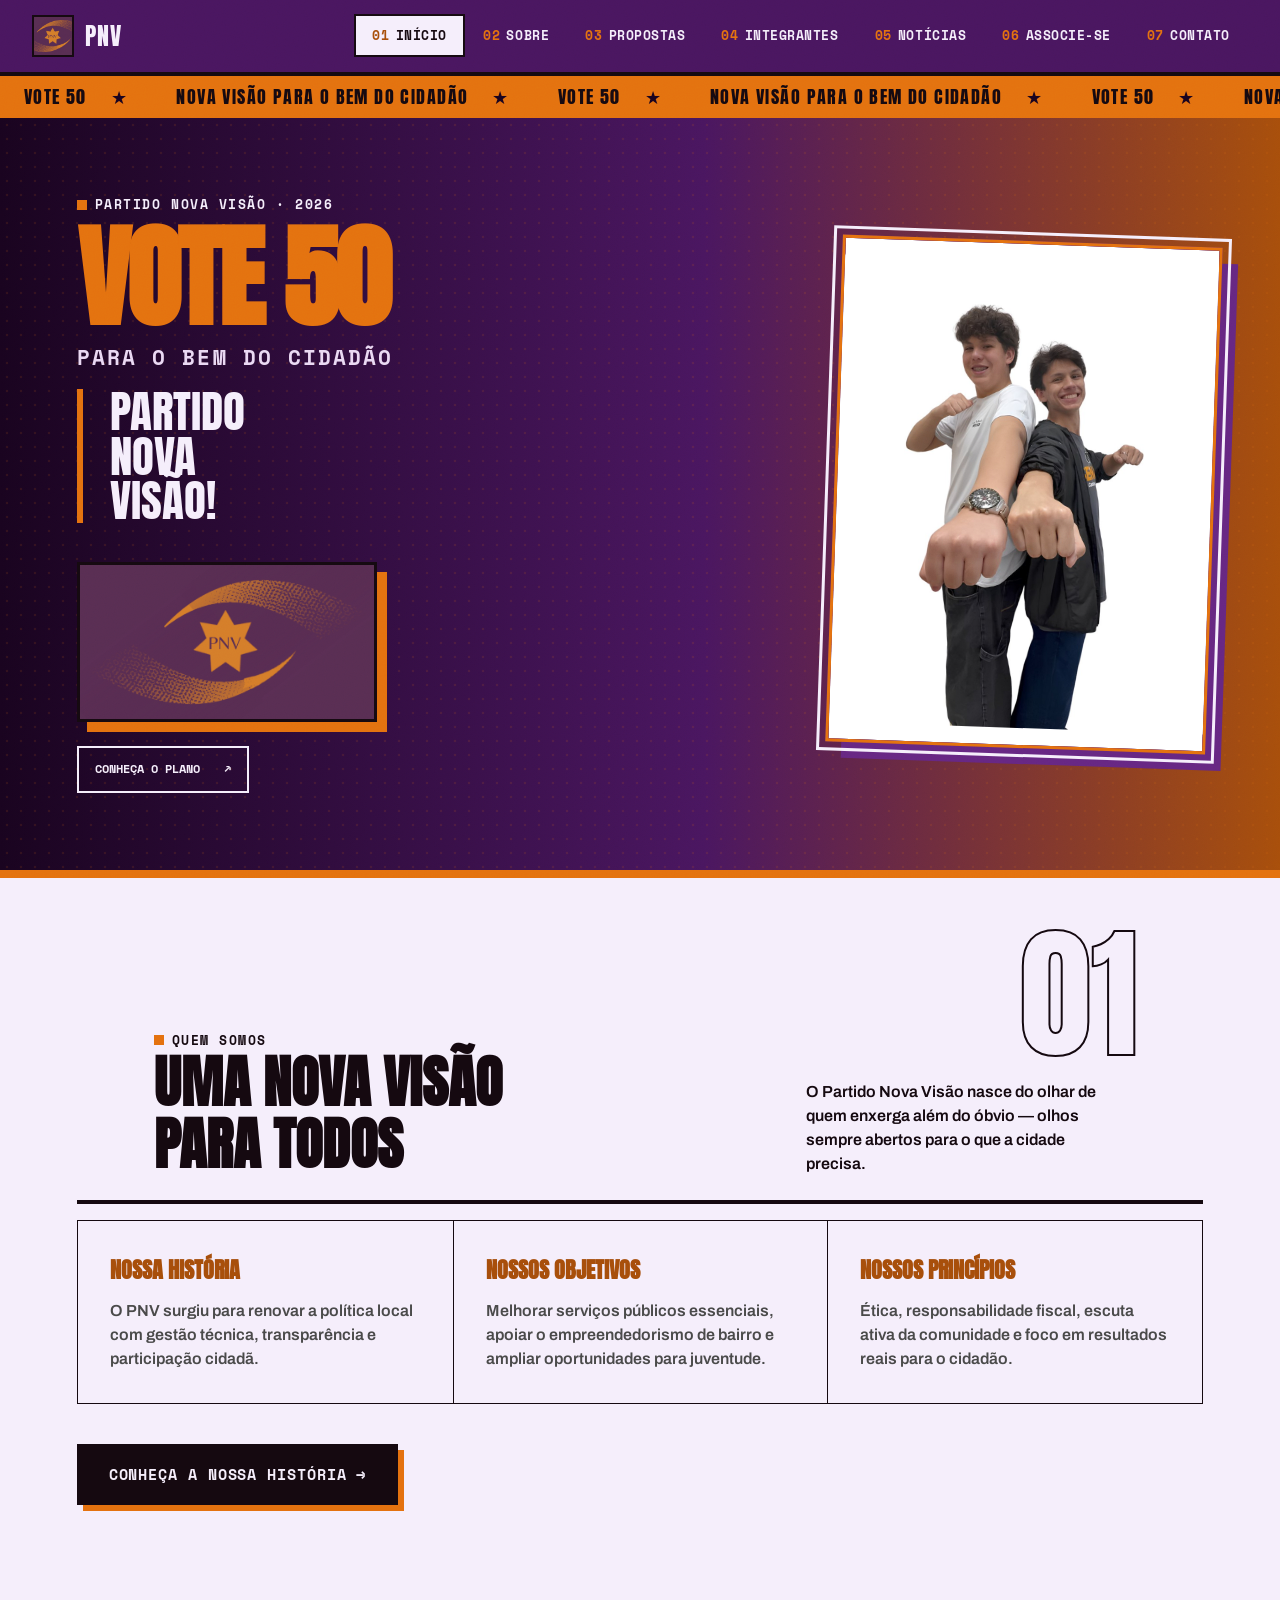
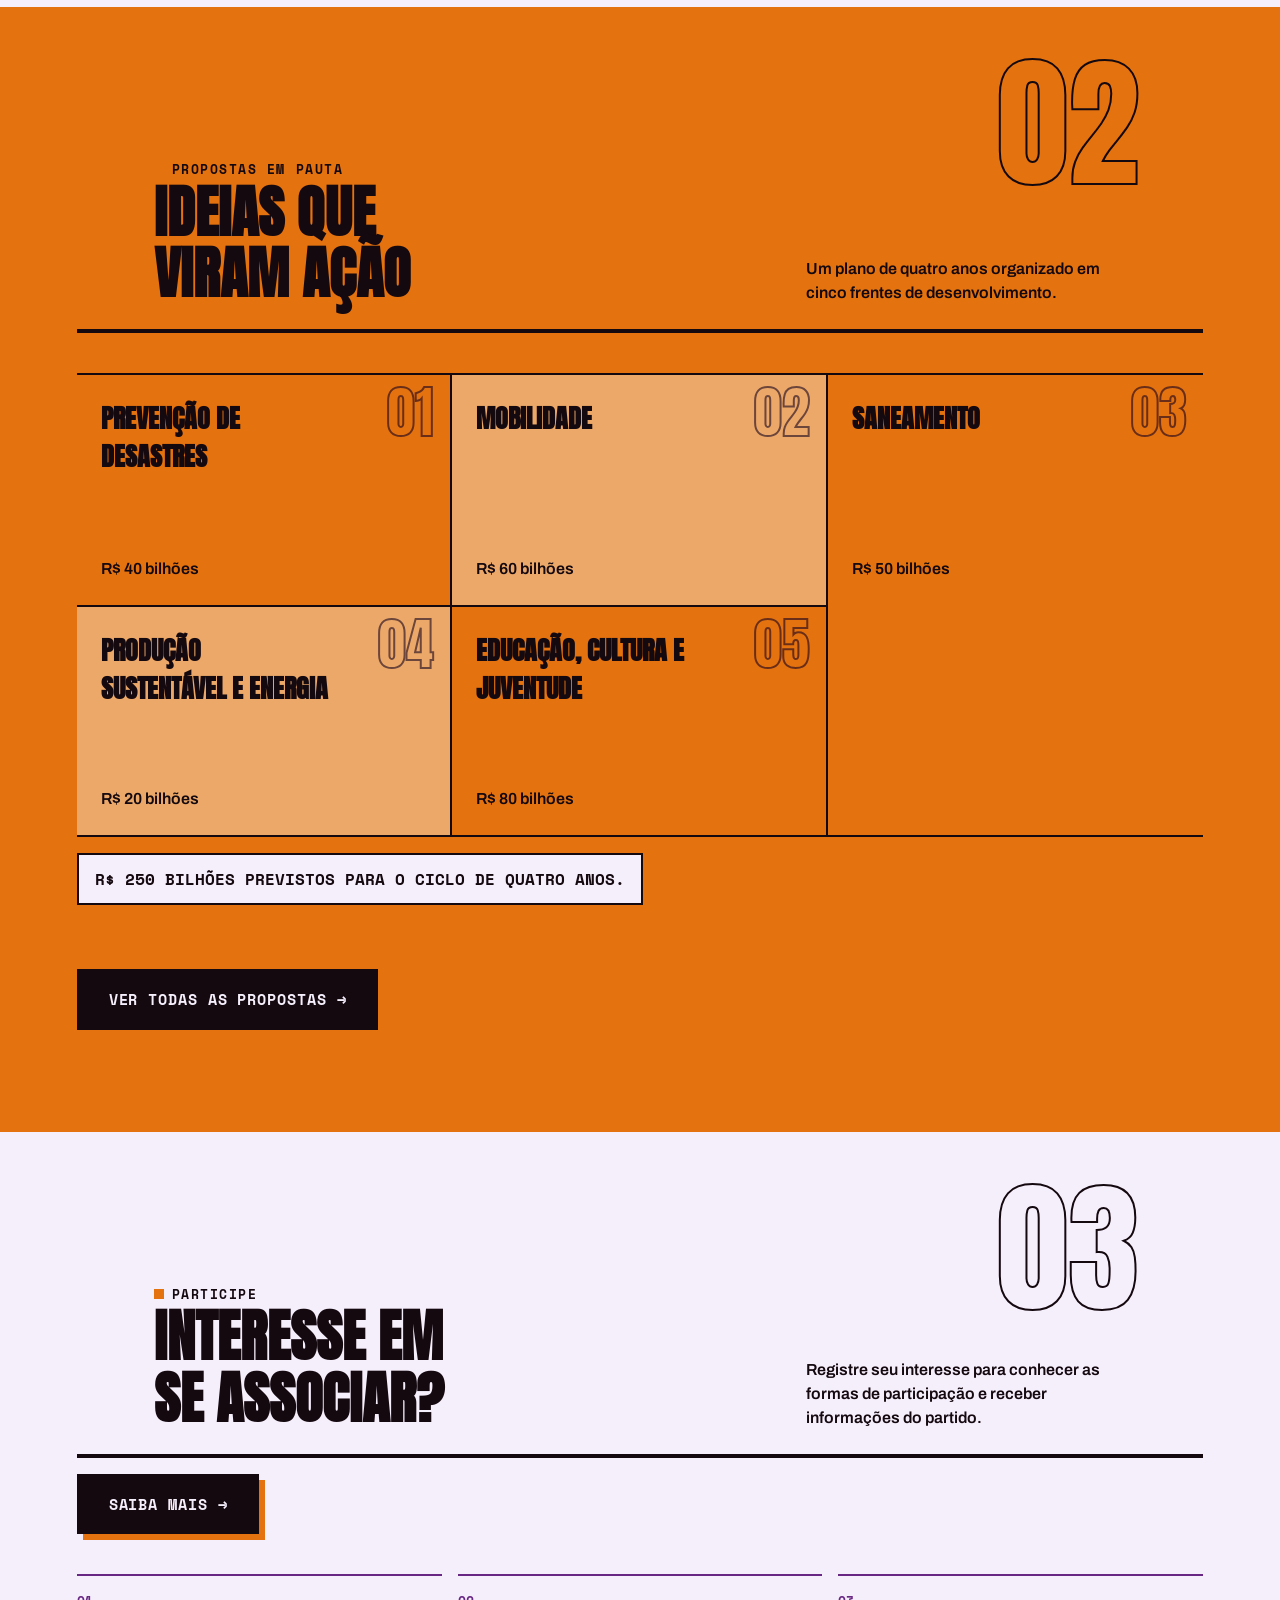
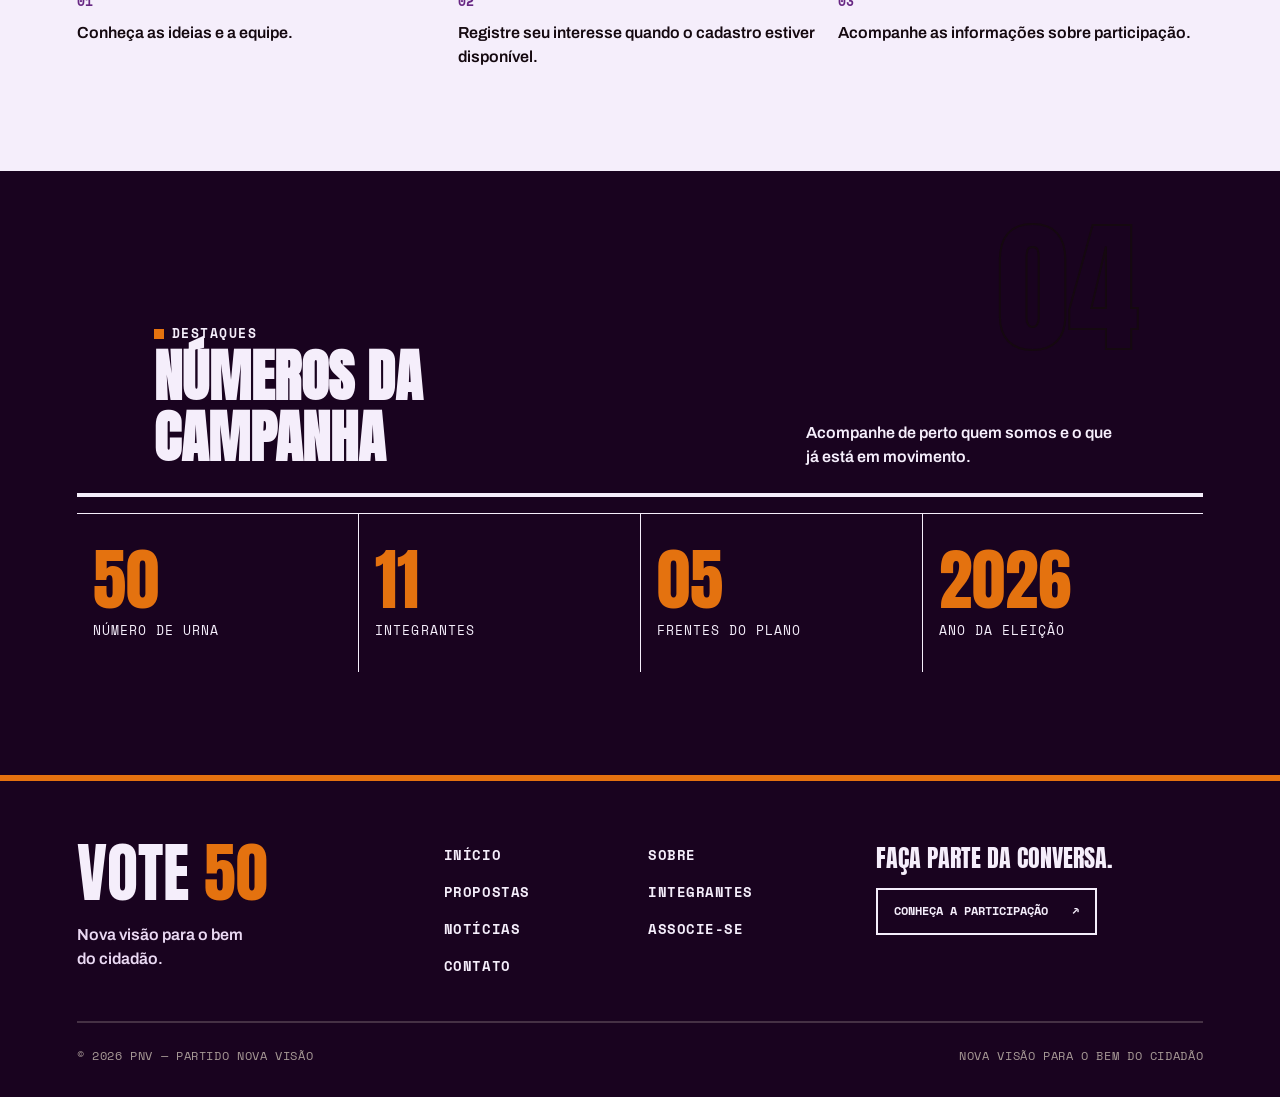
<file: index.html>
<!DOCTYPE html>
<html lang="pt-BR">
<head>
  <meta charset="UTF-8" />
  <meta name="viewport" content="width=device-width, initial-scale=1.0" />
  <title>Vote 50 - PNV</title>
  <meta name="description" content="Partido Nova Visão — Vote 50. Nova visão para o bem do cidadão." />
  <meta name="theme-color" content="#19031f" />
  <link rel="preconnect" href="https://fonts.googleapis.com" />
  <link rel="stylesheet" href="style.css" />
  <link rel="icon" type="image/png" href="assets/logo-badge.png" />
</head>
<body class="pagina-home">
  <header>
    <a class="logo" href="index.html">
      <img src="assets/logo-badge.png" alt="Logo PNV" />
      PNV
    </a>
    <nav>
      <ul>
        <li><a href="index.html"><span>01</span> Início</a></li>
        <li><a href="sobre.html"><span>02</span> Sobre</a></li>
        <li><a href="propostas.html"><span>03</span> Propostas</a></li>
        <li><a href="integrantes.html"><span>04</span> Integrantes</a></li>
        <li><a href="noticias.html"><span>05</span> Notícias</a></li>
        <li><a href="associar.html"><span>06</span> Associe-se</a></li>
        <li><a href="contato.html"><span>07</span> Contato</a></li>
      </ul>
    </nav>
  </header>

  <div class="marquee" aria-hidden="true">
    <div class="marquee-track">
      <span>Vote 50</span><span>Nova Visão para o bem do cidadão</span><span>Vote 50</span><span>Nova Visão para o bem do cidadão</span>
      <span>Vote 50</span><span>Nova Visão para o bem do cidadão</span><span>Vote 50</span><span>Nova Visão para o bem do cidadão</span>
    </div>
  </div>

  <section class="hero hero-home">
    <div class="hero-texto">
      <p class="eyebrow">Partido Nova Visão · 2026</p>
      <h1 class="vote">VOTE 50</h1>
      <div class="slogan">Para o bem do cidadão</div>
      <div class="partido">Partido Nova Visão!</div>
      <img class="logo-placeholder" src="assets/logo-wide.png" alt="Logo do PNV" />
      <a class="hero-acao" href="propostas.html">Conheça o plano <span aria-hidden="true">↗</span></a>
    </div>
    <div class="hero-foto">
      <div class="foto-placeholder">
        <img src="assets/retratos/index.jpg" alt="Dois integrantes do PNV lado a lado" />
      </div>
    </div>
  </section>

  <section class="secao secao-apresentacao" id="apresentacao" data-reveal>
    <div class="section-head">
      <span class="numero-fantasma">01</span>
      <div>
        <p class="eyebrow">Quem somos</p>
        <h2>Uma nova visão<br />para todos</h2>
      </div>
      <p>O Partido Nova Visão nasce do olhar de quem enxerga além do óbvio — olhos sempre abertos para o que a cidade precisa.</p>
    </div>
    <div class="apresentacao-grid">
      <div>
        <h3>Nossa história</h3>
        <p>O PNV surgiu para renovar a política local com gestão técnica, transparência e participação cidadã.</p>
      </div>
      <div>
        <h3>Nossos objetivos</h3>
        <p>Melhorar serviços públicos essenciais, apoiar o empreendedorismo de bairro e ampliar oportunidades para juventude.</p>
      </div>
      <div>
        <h3>Nossos princípios</h3>
        <p>Ética, responsabilidade fiscal, escuta ativa da comunidade e foco em resultados reais para o cidadão.</p>
      </div>
    </div>
    <div class="cta-bloco">
      <a class="btn-brutal" href="sobre.html">Conheça a nossa história →</a>
    </div>
  </section>

  <section class="secao alt secao-propostas" id="propostas" data-reveal>
    <div class="section-head">
      <span class="numero-fantasma">02</span>
      <div>
        <p class="eyebrow">Propostas em pauta</p>
        <h2>Ideias que<br />viram ação</h2>
      </div>
      <p>Um plano de quatro anos organizado em cinco frentes de desenvolvimento.</p>
    </div>
    <div class="poster-grid">
      <div class="poster-card">
        <span class="num">01</span>
        <h3>Prevenção de desastres</h3>
        <p>R$ 40 bilhões</p>
      </div>
      <div class="poster-card">
        <span class="num">02</span>
        <h3>Mobilidade</h3>
        <p>R$ 60 bilhões</p>
      </div>
      <div class="poster-card">
        <span class="num">03</span>
        <h3>Saneamento</h3>
        <p>R$ 50 bilhões</p>
      </div>
      <div class="poster-card">
        <span class="num">04</span>
        <h3>Produção sustentável e energia</h3>
        <p>R$ 20 bilhões</p>
      </div>
      <div class="poster-card">
        <span class="num">05</span>
        <h3>Educação, cultura e juventude</h3>
        <p>R$ 80 bilhões</p>
      </div>
    </div>
    <p class="plano-nota plano-total-home">R$ 250 bilhões previstos para o ciclo de quatro anos.</p>
    <div class="cta-bloco">
      <a class="btn-brutal" href="propostas.html">Ver todas as propostas →</a>
    </div>
  </section>

  <section class="secao secao-participacao" data-reveal>
    <div class="section-head">
      <span class="numero-fantasma">03</span>
      <div>
        <p class="eyebrow">Participe</p>
        <h2>Interesse em<br />se associar?</h2>
      </div>
      <p>Registre seu interesse para conhecer as formas de participação e receber informações do partido.</p>
    </div>
    <div class="cta-bloco">
      <a class="btn-brutal" href="associar.html">Saiba mais →</a>
    </div>
    <div class="participacao-passos">
      <p><span>01</span> Conheça as ideias e a equipe.</p>
      <p><span>02</span> Registre seu interesse quando o cadastro estiver disponível.</p>
      <p><span>03</span> Acompanhe as informações sobre participação.</p>
    </div>
  </section>

  <section class="secao escura secao-numeros" id="destaques" data-reveal>
    <div class="section-head">
      <span class="numero-fantasma">04</span>
      <div>
        <p class="eyebrow">Destaques</p>
        <h2>Números da<br />campanha</h2>
      </div>
      <p>Acompanhe de perto quem somos e o que já está em movimento.</p>
    </div>
    <div class="stats-grid">
      <div class="stat">
        <div class="valor">50</div>
        <div class="rotulo">Número de urna</div>
      </div>
      <div class="stat">
        <div class="valor">11</div>
        <div class="rotulo">Integrantes</div>
      </div>
      <div class="stat">
        <div class="valor">05</div>
        <div class="rotulo">Frentes do plano</div>
      </div>
      <div class="stat">
        <div class="valor">2026</div>
        <div class="rotulo">Ano da eleição</div>
      </div>
    </div>
  </section>

  <footer>
    <div class="footer-top">
      <div class="footer-identidade">
        <a class="footer-marca" href="index.html" aria-label="PNV — página inicial">VOTE <span>50</span></a>
        <p>Nova visão para o bem do cidadão.</p>
      </div>
      <nav class="footer-nav" aria-label="Navegação do rodapé">
        <a href="index.html">Início</a>
        <a href="sobre.html">Sobre</a>
        <a href="propostas.html">Propostas</a>
        <a href="integrantes.html">Integrantes</a>
        <a href="noticias.html">Notícias</a>
        <a href="associar.html">Associe-se</a>
        <a href="contato.html">Contato</a>
      </nav>
      <div class="footer-participe">
        <p>Faça parte da conversa.</p>
        <a href="associar.html">Conheça a participação <span aria-hidden="true">↗</span></a>
      </div>
    </div>
    <div class="footer-bottom">
      <span>&copy; 2026 PNV — Partido Nova Visão</span>
      <span>Nova visão para o bem do cidadão</span>
    </div>
  </footer>

  <script src="script.js"></script>
</body>
</html>
</file>
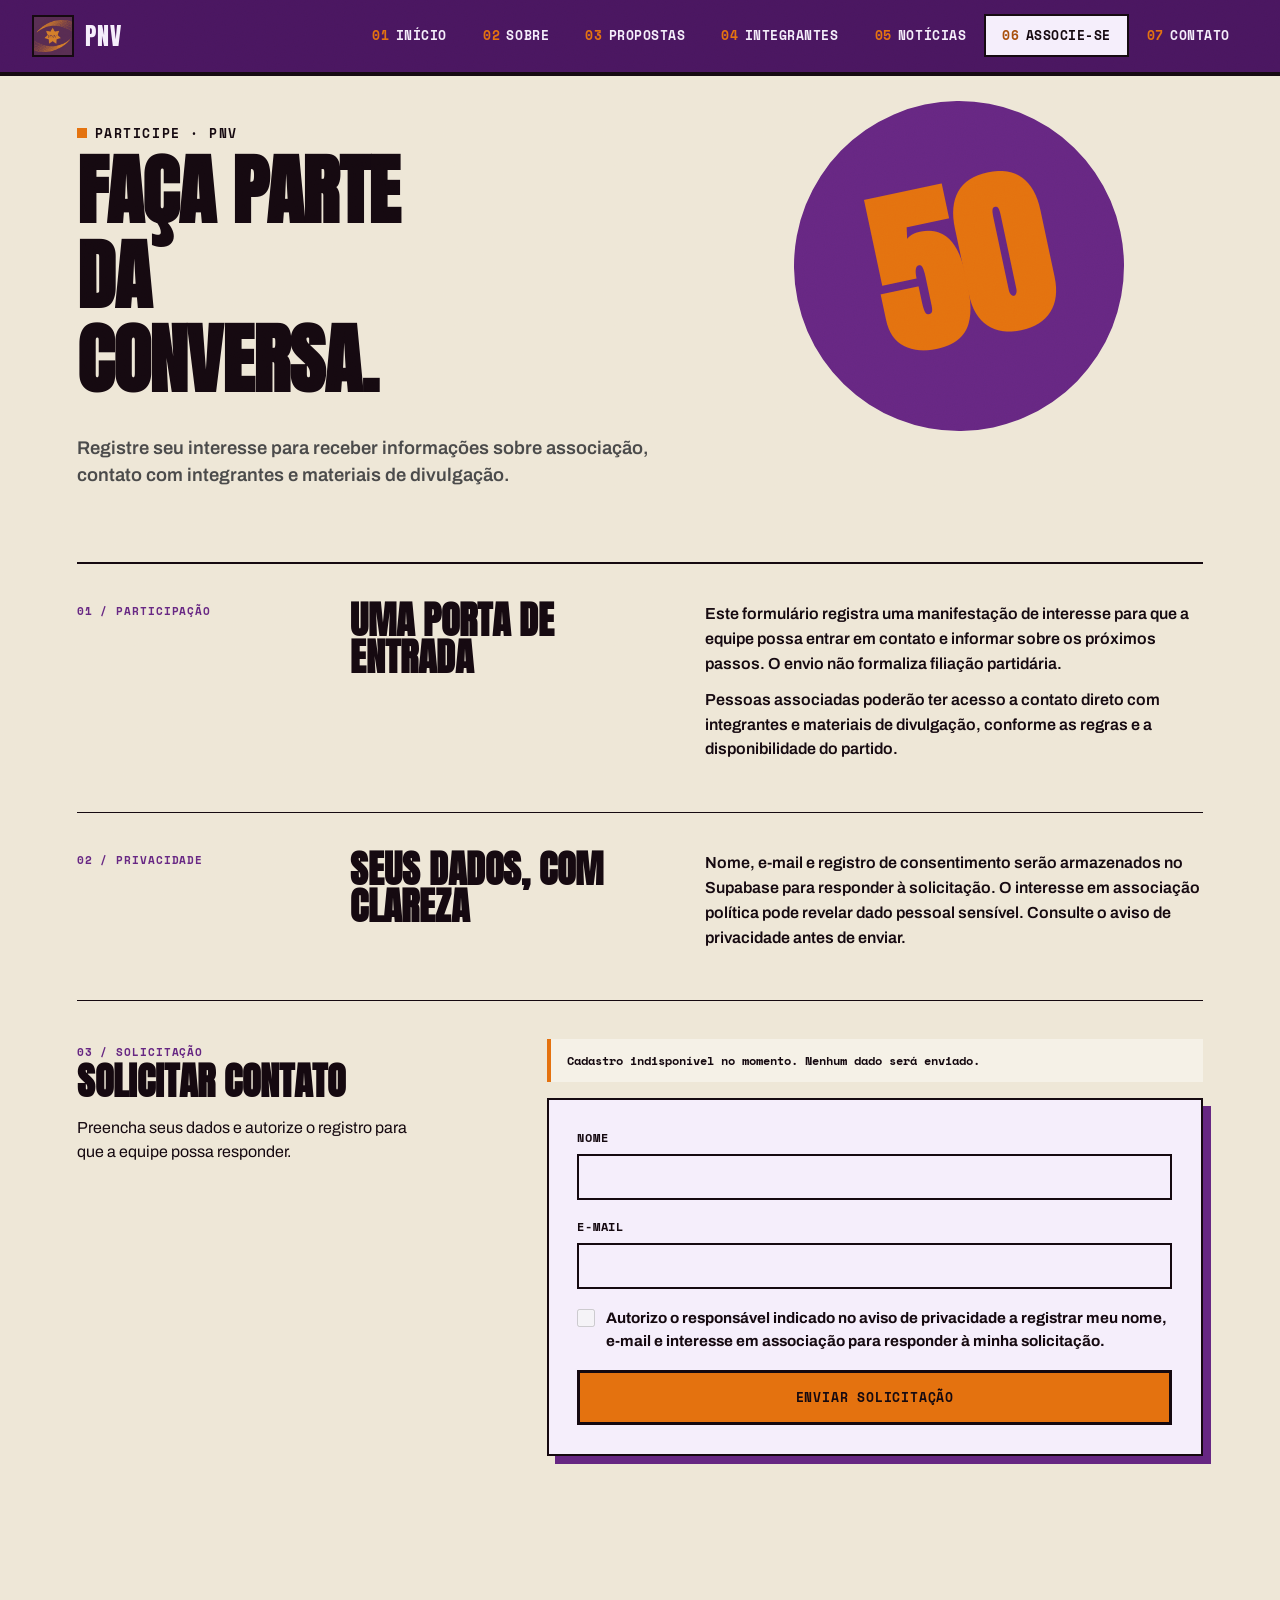
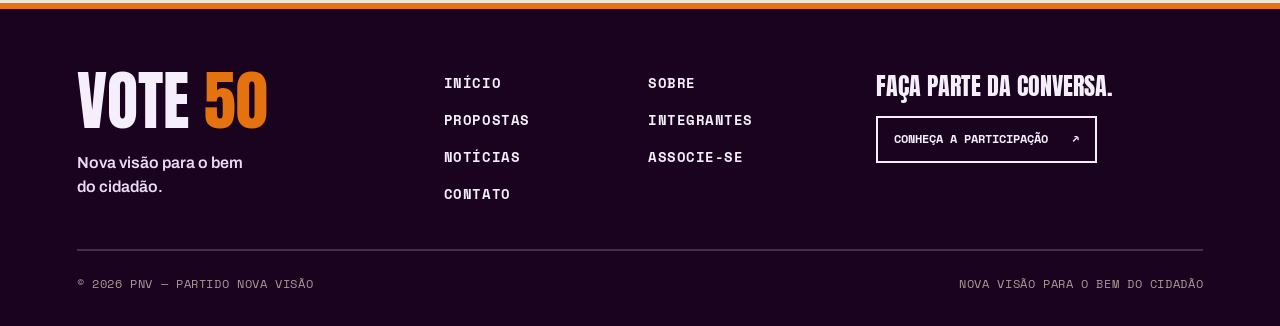
<file: associar.html>
<!DOCTYPE html>
<html lang="pt-BR">
<head>
  <meta charset="UTF-8" />
  <meta name="viewport" content="width=device-width, initial-scale=1.0" />
  <title>Associe-se - PNV</title>
  <meta name="description" content="Saiba como registrar interesse em se associar ao PNV." />
  <meta name="theme-color" content="#19031f" />
  <link rel="stylesheet" href="style.css" />
  <link rel="icon" type="image/png" href="assets/logo-badge.png" />
</head>
<body class="pagina-associar">
  <header>
    <a class="logo" href="index.html">
      <img src="assets/logo-badge.png" alt="Logo PNV" />
      PNV
    </a>
    <nav>
      <ul>
        <li><a href="index.html"><span>01</span> Início</a></li>
        <li><a href="sobre.html"><span>02</span> Sobre</a></li>
        <li><a href="propostas.html"><span>03</span> Propostas</a></li>
        <li><a href="integrantes.html"><span>04</span> Integrantes</a></li>
        <li><a href="noticias.html"><span>05</span> Notícias</a></li>
        <li><a href="associar.html"><span>06</span> Associe-se</a></li>
        <li><a href="contato.html"><span>07</span> Contato</a></li>
      </ul>
    </nav>
  </header>

  <main class="associacao-main">
    <section class="associacao-intro" data-reveal>
      <p class="eyebrow">Participe · PNV</p>
      <h1 class="page-title">Faça parte<br />da conversa.</h1>
      <p class="associacao-lead">
        Registre seu interesse para receber informações sobre associação, contato com integrantes
        e materiais de divulgação.
      </p>
      <div class="associacao-selo" aria-hidden="true">50</div>
    </section>

    <section class="associacao-info" data-reveal>
      <span class="associacao-indice">01 / PARTICIPAÇÃO</span>
      <h2>Uma porta de entrada</h2>
      <div class="associacao-info-copy">
        <p>
          Este formulário registra uma manifestação de interesse para que a equipe possa entrar
          em contato e informar sobre os próximos passos. O envio não formaliza filiação partidária.
        </p>
        <p>
          Pessoas associadas poderão ter acesso a contato direto com integrantes e materiais
          de divulgação, conforme as regras e a disponibilidade do partido.
        </p>
      </div>
    </section>

    <section class="associacao-aviso" aria-label="Aviso sobre o cadastro e os dados" data-reveal>
      <span class="associacao-indice">02 / PRIVACIDADE</span>
      <h2>Seus dados, com clareza</h2>
      <p>
        Nome, e-mail e registro de consentimento serão armazenados no Supabase para responder
        à solicitação. O interesse em associação política pode revelar dado pessoal sensível.
        Consulte o aviso de privacidade antes de enviar.
      </p>
      <p id="associacaoResponsavel" hidden></p>
      <p id="associacaoPrivacidade" hidden></p>
      <p id="associacaoContatoDados" hidden></p>
    </section>

    <section class="associacao-form-bloco" data-reveal>
      <div class="associacao-form-titulo">
        <span class="associacao-indice">03 / SOLICITAÇÃO</span>
        <h2>Solicitar contato</h2>
        <p>Preencha seus dados e autorize o registro para que a equipe possa responder.</p>
      </div>
      <div class="associacao-form-conteudo">
        <p id="associacaoStatus" class="associacao-status" aria-live="polite">
          Verificando a configuração do cadastro...
        </p>
        <form id="formAssociacao" class="contato-form">
          <label>Nome
            <input type="text" name="nome" maxlength="120" autocomplete="name" required disabled />
          </label>
          <label>E-mail
            <input type="email" name="email" maxlength="254" autocomplete="email" required disabled />
          </label>
          <label class="consentimento">
            <input type="checkbox" name="consentimento" required disabled />
            <span>Autorizo o responsável indicado no aviso de privacidade a registrar meu nome, e-mail e interesse em associação para responder à minha solicitação.</span>
          </label>
          <button type="submit" disabled>Enviar solicitação</button>
        </form>
        <p id="associacaoFeedback" class="contato-feedback" aria-live="polite"></p>
      </div>
    </section>
  </main>

  <footer>
    <div class="footer-top">
      <div class="footer-identidade">
        <a class="footer-marca" href="index.html" aria-label="PNV — página inicial">VOTE <span>50</span></a>
        <p>Nova visão para o bem do cidadão.</p>
      </div>
      <nav class="footer-nav" aria-label="Navegação do rodapé">
        <a href="index.html">Início</a>
        <a href="sobre.html">Sobre</a>
        <a href="propostas.html">Propostas</a>
        <a href="integrantes.html">Integrantes</a>
        <a href="noticias.html">Notícias</a>
        <a href="associar.html">Associe-se</a>
        <a href="contato.html">Contato</a>
      </nav>
      <div class="footer-participe">
        <p>Faça parte da conversa.</p>
        <a href="associar.html">Conheça a participação <span aria-hidden="true">↗</span></a>
      </div>
    </div>
    <div class="footer-bottom">
      <span>&copy; 2026 PNV — Partido Nova Visão</span>
      <span>Nova visão para o bem do cidadão</span>
    </div>
  </footer>

  <script src="supabase-config.js"></script>
  <script src="database.js"></script>
  <script src="script.js"></script>
</body>
</html>
</file>
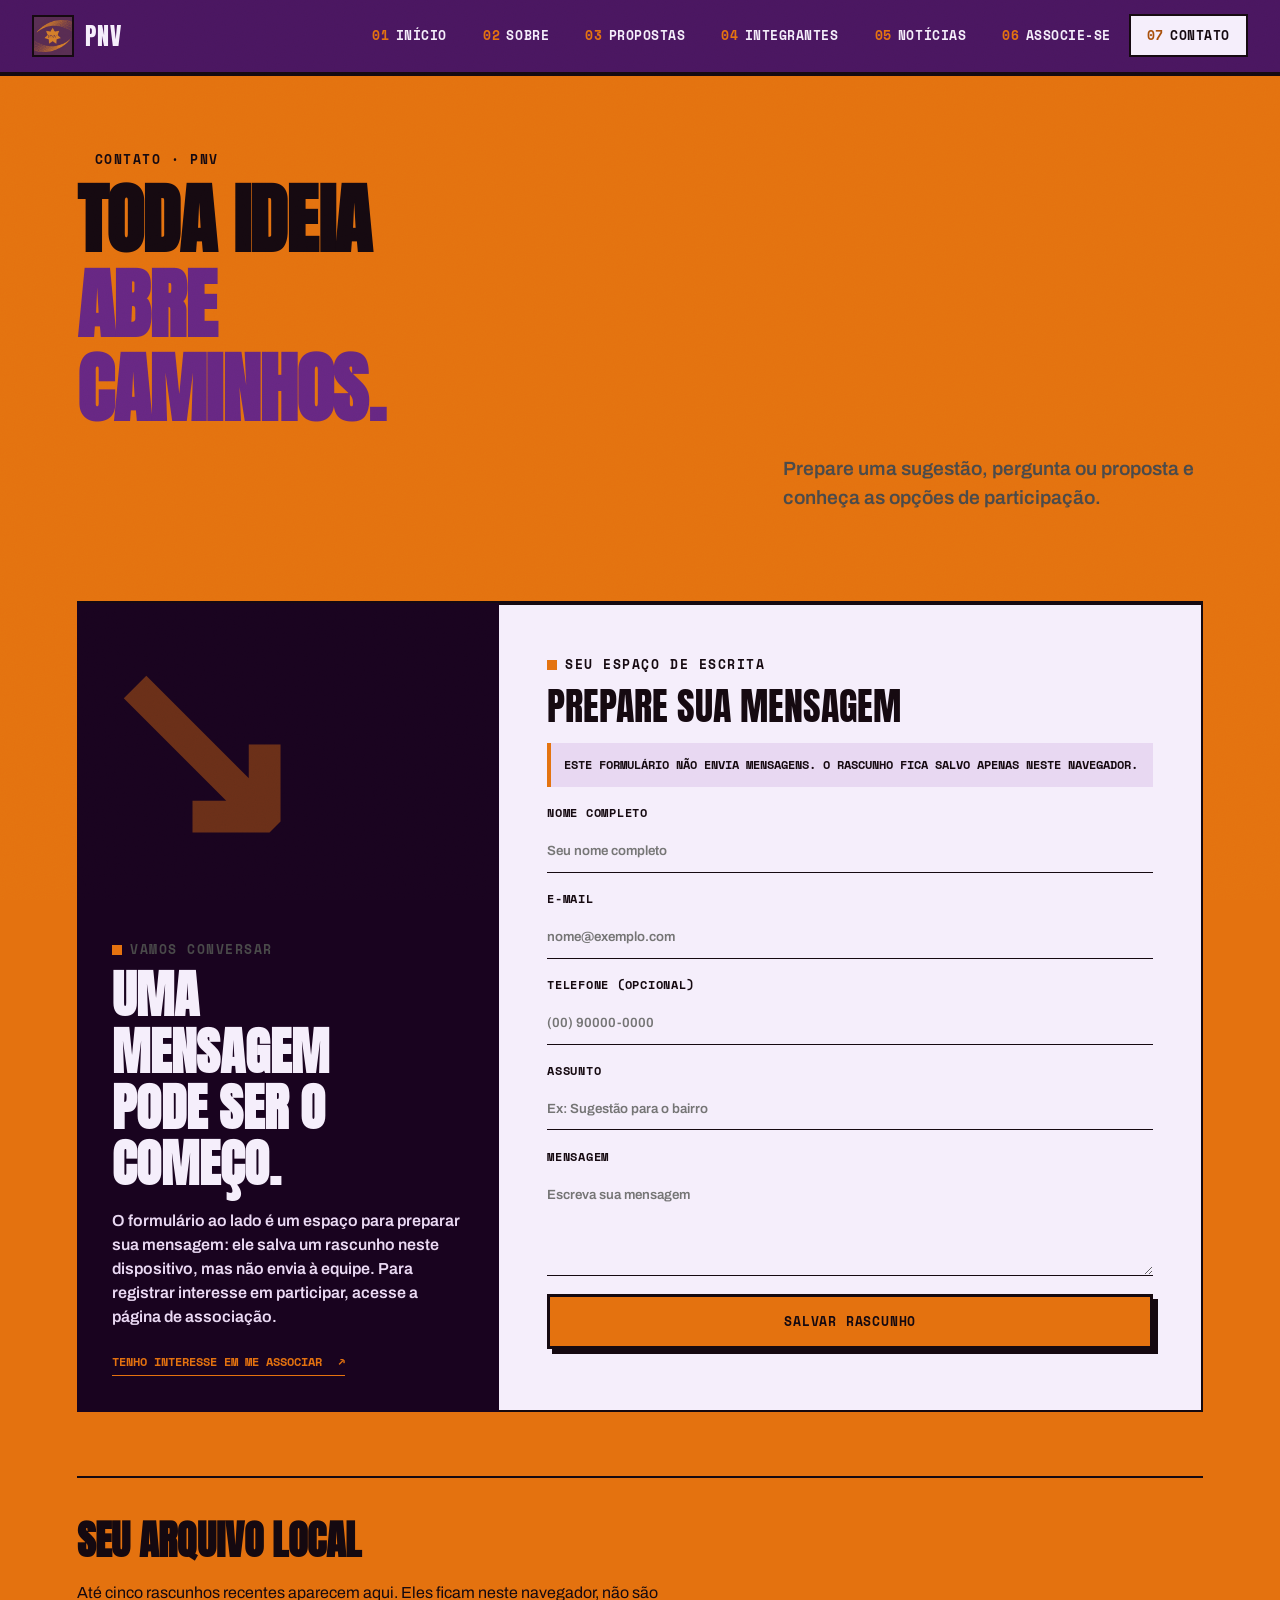
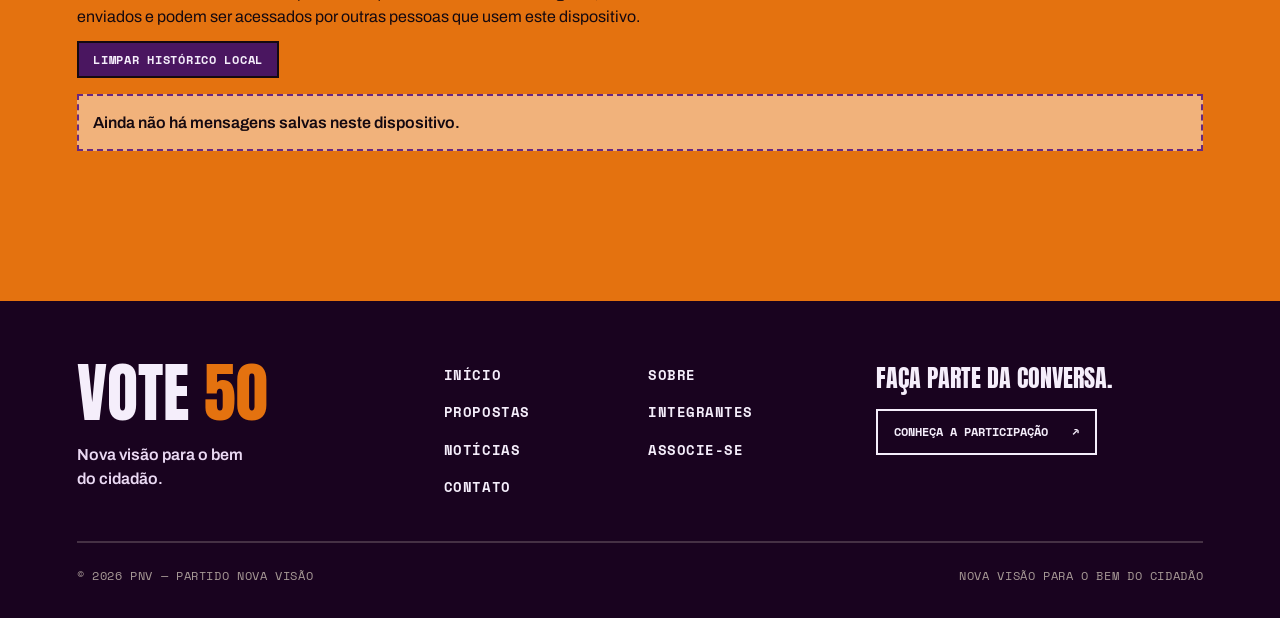
<file: contato.html>
<!DOCTYPE html>
<html lang="pt-BR">
<head>
  <meta charset="UTF-8" />
  <meta name="viewport" content="width=device-width, initial-scale=1.0" />
  <title>Contato - PNV</title>
  <meta name="description" content="Prepare uma mensagem para o PNV ou saiba como registrar interesse em participar." />
  <meta name="theme-color" content="#19031f" />
  <link rel="stylesheet" href="style.css" />
  <link rel="icon" type="image/png" href="assets/logo-badge.png" />
</head>
<body class="pagina-contato">
  <header>
    <a class="logo" href="index.html">
      <img src="assets/logo-badge.png" alt="Logo PNV" />
      PNV
    </a>
    <nav>
      <ul>
        <li><a href="index.html"><span>01</span> Início</a></li>
        <li><a href="sobre.html"><span>02</span> Sobre</a></li>
        <li><a href="propostas.html"><span>03</span> Propostas</a></li>
        <li><a href="integrantes.html"><span>04</span> Integrantes</a></li>
        <li><a href="noticias.html"><span>05</span> Notícias</a></li>
        <li><a href="associar.html"><span>06</span> Associe-se</a></li>
        <li><a href="contato.html"><span>07</span> Contato</a></li>
      </ul>
    </nav>
  </header>

  <main class="contato-main">
    <header class="contato-abertura" data-reveal>
      <p class="eyebrow">Contato · PNV</p>
      <h1 class="page-title">Toda ideia<br /><em>abre caminhos.</em></h1>
      <p>Prepare uma sugestão, pergunta ou proposta e conheça as opções de participação.</p>
    </header>

    <section class="contato-layout" data-reveal>
      <aside class="contato-info">
        <span class="contato-simbolo" aria-hidden="true">↘</span>
        <p class="eyebrow">Vamos conversar</p>
        <h2>Uma mensagem pode ser o começo.</h2>
        <p>
          O formulário ao lado é um espaço para preparar sua mensagem: ele salva um rascunho
          neste dispositivo, mas não envia à equipe. Para registrar interesse em participar,
          acesse a página de associação.
        </p>
        <a class="contato-link-associar" href="associar.html">Tenho interesse em me associar <span>↗</span></a>
      </aside>

      <section class="contato-form-bloco">
        <form id="formContato" class="contato-form">
          <div class="contato-form-intro">
            <p class="eyebrow">Seu espaço de escrita</p>
            <h2>Prepare sua mensagem</h2>
            <p class="contato-form-nota">Este formulário não envia mensagens. O rascunho fica salvo apenas neste navegador.</p>
          </div>
          <label>Nome completo
            <input type="text" name="nome" autocomplete="name" placeholder="Seu nome completo" required />
          </label>
          <label>E-mail
            <input type="email" name="email" autocomplete="email" placeholder="nome@exemplo.com" required />
          </label>
          <label>Telefone (opcional)
            <input type="tel" name="telefone" autocomplete="tel" placeholder="(00) 90000-0000" />
          </label>
          <label>Assunto
            <input type="text" name="assunto" placeholder="Ex: Sugestão para o bairro" />
          </label>
          <label>Mensagem
            <textarea rows="5" name="mensagem" placeholder="Escreva sua mensagem" required></textarea>
          </label>
          <button type="submit">Salvar rascunho</button>
        </form>
        <p id="contatoFeedback" class="contato-feedback" aria-live="polite"></p>
      </section>
    </section>

    <section class="mensagens-salvas" data-reveal>
      <h2>Seu arquivo local</h2>
      <p>Até cinco rascunhos recentes aparecem aqui. Eles ficam neste navegador, não são enviados e podem ser acessados por outras pessoas que usem este dispositivo.</p>
      <button type="button" class="btn-secundario" id="limparMensagens">Limpar histórico local</button>
      <ul id="mensagensSalvas" class="mensagens-lista">
        <li class="vazio">Ainda não há mensagens salvas neste dispositivo.</li>
      </ul>
    </section>
  </main>

  <footer>
    <div class="footer-top">
      <div class="footer-identidade">
        <a class="footer-marca" href="index.html" aria-label="PNV — página inicial">VOTE <span>50</span></a>
        <p>Nova visão para o bem do cidadão.</p>
      </div>
      <nav class="footer-nav" aria-label="Navegação do rodapé">
        <a href="index.html">Início</a>
        <a href="sobre.html">Sobre</a>
        <a href="propostas.html">Propostas</a>
        <a href="integrantes.html">Integrantes</a>
        <a href="noticias.html">Notícias</a>
        <a href="associar.html">Associe-se</a>
        <a href="contato.html">Contato</a>
      </nav>
      <div class="footer-participe">
        <p>Faça parte da conversa.</p>
        <a href="associar.html">Conheça a participação <span aria-hidden="true">↗</span></a>
      </div>
    </div>
    <div class="footer-bottom">
      <span>&copy; 2026 PNV — Partido Nova Visão</span>
      <span>Nova visão para o bem do cidadão</span>
    </div>
  </footer>

  <script src="database.js"></script>
  <script src="script.js"></script>
</body>
</html>
</file>
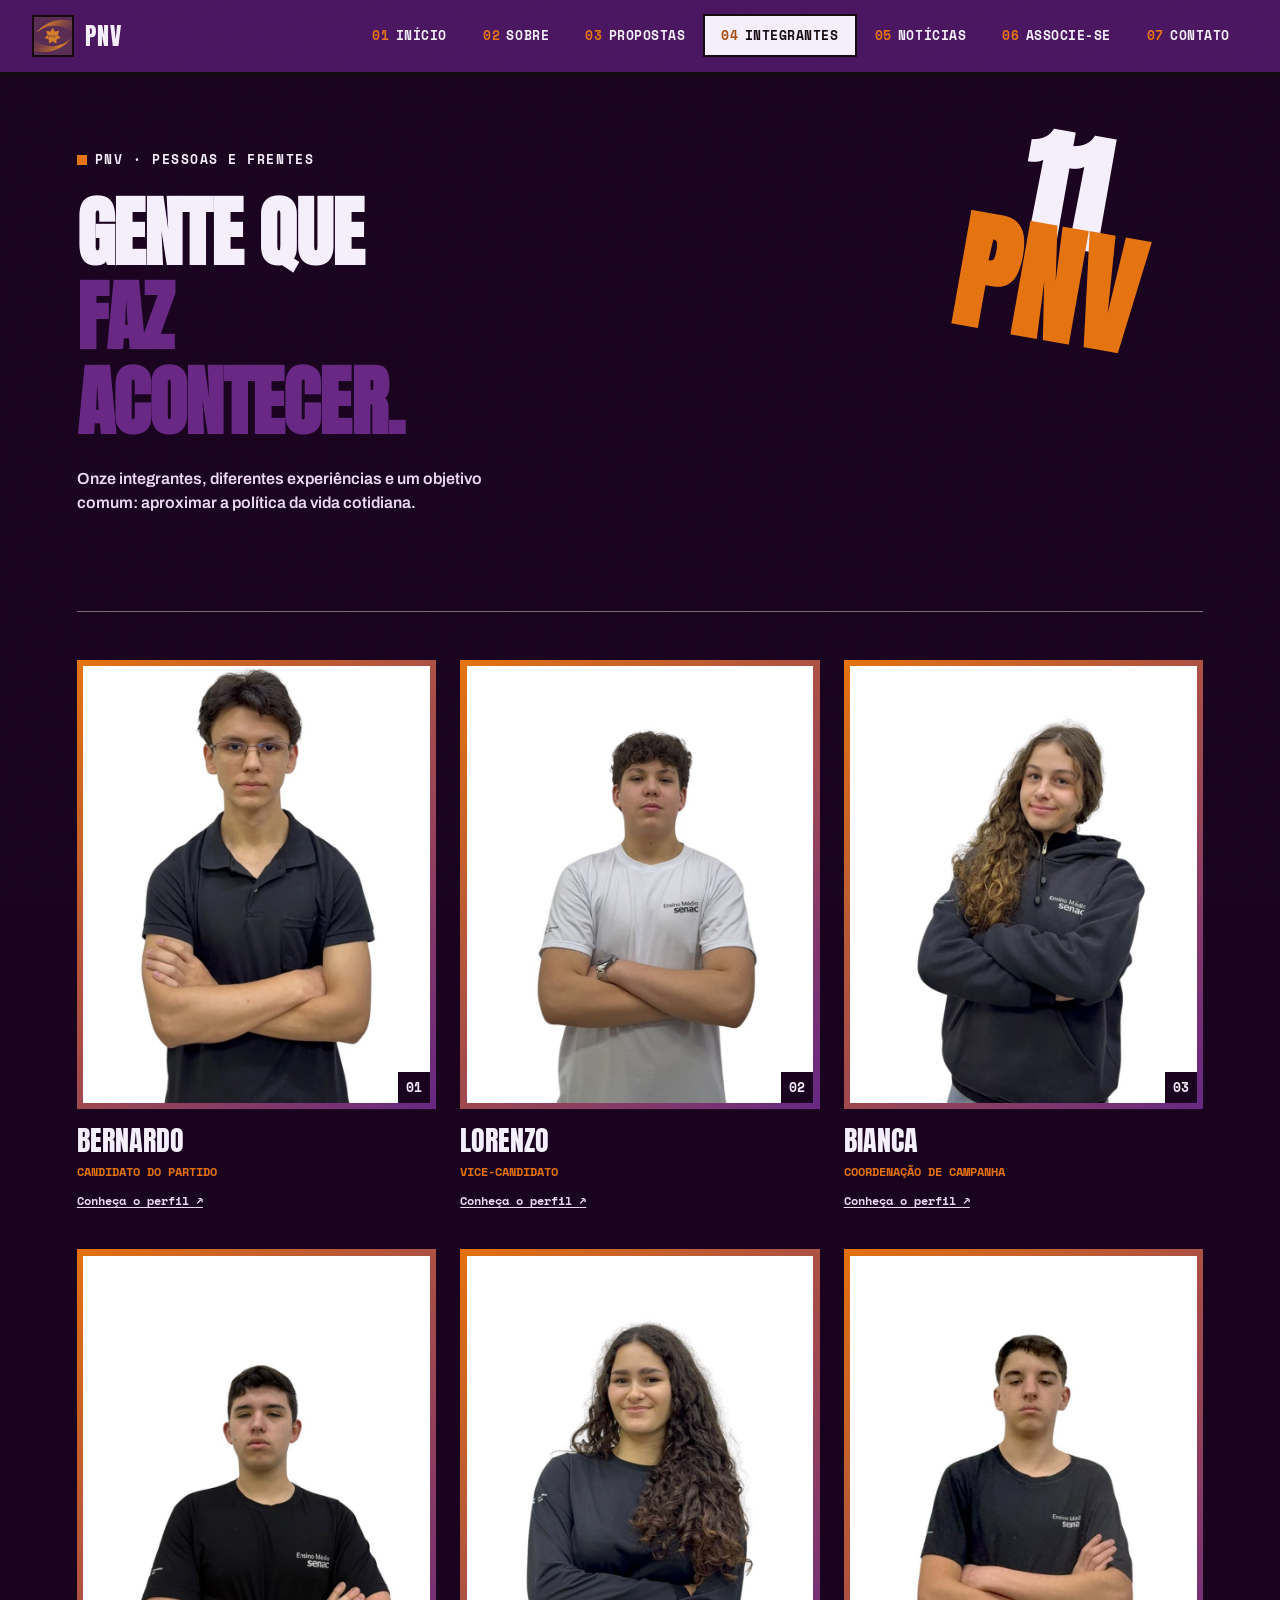
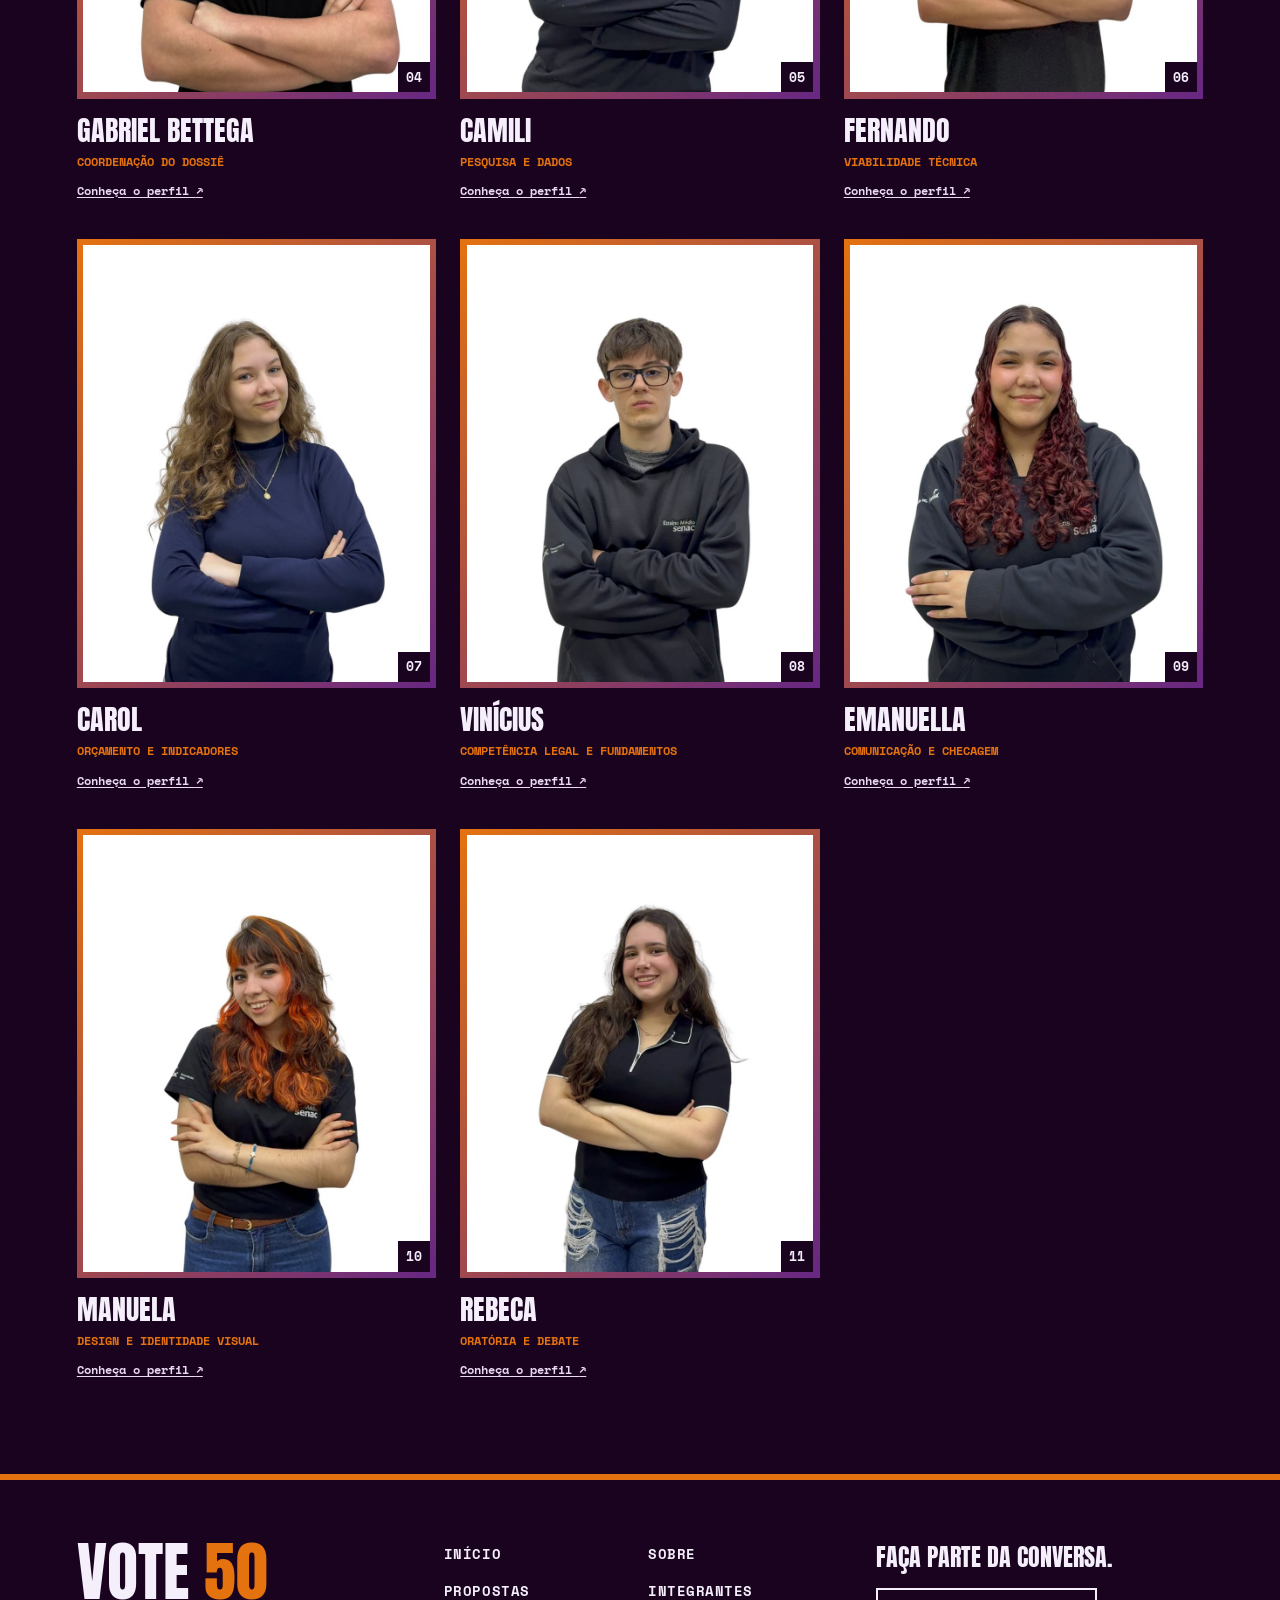
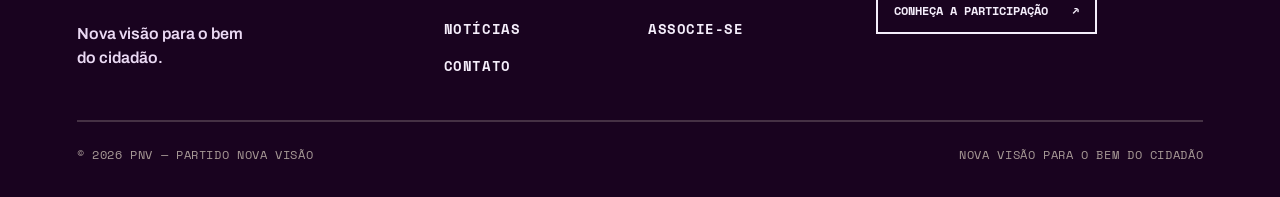
<file: integrantes.html>
<!DOCTYPE html>
<html lang="pt-BR">
<head>
  <meta charset="UTF-8" />
  <meta name="viewport" content="width=device-width, initial-scale=1.0" />
  <title>Integrantes - PNV</title>
  <meta name="description" content="Conheça os integrantes do grupo do Partido Nova Visão (PNV)." />
  <meta name="theme-color" content="#19031f" />
  <link rel="stylesheet" href="style.css" />
  <link rel="icon" type="image/png" href="assets/logo-badge.png" />
</head>
<body class="pagina-integrantes">
  <header>
    <a class="logo" href="index.html">
      <img src="assets/logo-badge.png" alt="Logo PNV" />
      PNV
    </a>
    <nav>
      <ul>
        <li><a href="index.html"><span>01</span> Início</a></li>
        <li><a href="sobre.html"><span>02</span> Sobre</a></li>
        <li><a href="propostas.html"><span>03</span> Propostas</a></li>
        <li><a href="integrantes.html"><span>04</span> Integrantes</a></li>
        <li><a href="noticias.html"><span>05</span> Notícias</a></li>
        <li><a href="associar.html"><span>06</span> Associe-se</a></li>
        <li><a href="contato.html"><span>07</span> Contato</a></li>
      </ul>
    </nav>
  </header>

  <main>
    <section class="integrantes-abertura" data-reveal>
      <p class="eyebrow">PNV · Pessoas e frentes</p>
      <h1 class="page-title">Gente que<br /><em>faz acontecer.</em></h1>
      <p>Onze integrantes, diferentes experiências e um objetivo comum: aproximar a política da vida cotidiana.</p>
      <span class="integrantes-selo" aria-hidden="true">11<br />PNV</span>
    </section>
    <noscript><p class="integrantes-aviso">Ative o JavaScript para abrir os perfis e visualizar a segunda foto.</p></noscript>
    <div class="grid-integrantes">
      <article class="integrante" data-segunda-foto="assets/retratos/bernardo-3.jpg" data-descricao="Representa o partido, apresenta o manifesto e as propostas e coordena a apresentação da candidatura.">
        <button class="integrante-abrir" type="button" aria-label="Conheça Bernardo">
          <span class="integrante-foto"><img src="assets/retratos/bernardo-1.jpg" alt="" /></span>
          <span class="integrante-nome">Bernardo</span><span class="integrante-cargo">Candidato do partido</span>
          <span class="integrante-cta">Conheça o perfil <span aria-hidden="true">↗</span></span>
        </button>
      </article>
      <article class="integrante" data-segunda-foto="assets/retratos/lorenzo-3.jpg" data-descricao="Apoia a candidatura e contribui para a articulação e apresentação das propostas do partido.">
        <button class="integrante-abrir" type="button" aria-label="Conheça Lorenzo">
          <span class="integrante-foto"><img src="assets/retratos/lorenzo-1.jpg" alt="" loading="lazy" /></span>
          <span class="integrante-nome">Lorenzo</span><span class="integrante-cargo">Vice-candidato</span>
          <span class="integrante-cta">Conheça o perfil <span aria-hidden="true">↗</span></span>
        </button>
      </article>
      <article class="integrante" data-segunda-foto="assets/retratos/bianca-2.jpg" data-descricao="Organiza o cronograma da campanha, distribui tarefas e acompanha os prazos da equipe.">
        <button class="integrante-abrir" type="button" aria-label="Conheça Bianca">
          <span class="integrante-foto"><img src="assets/retratos/bianca-1.jpg" alt="" loading="lazy" /></span>
          <span class="integrante-nome">Bianca</span><span class="integrante-cargo">Coordenação de campanha</span>
          <span class="integrante-cta">Conheça o perfil <span aria-hidden="true">↗</span></span>
        </button>
      </article>
      <article class="integrante" data-segunda-foto="assets/retratos/gabriel-2.jpg" data-descricao="Centraliza os documentos e acompanha a coerência entre manifesto, propostas e fichas técnicas.">
        <button class="integrante-abrir" type="button" aria-label="Conheça Gabriel Bettega">
          <span class="integrante-foto"><img src="assets/retratos/gabriel-1.jpg" alt="" loading="lazy" /></span>
          <span class="integrante-nome">Gabriel Bettega</span><span class="integrante-cargo">Coordenação do dossiê</span>
          <span class="integrante-cta">Conheça o perfil <span aria-hidden="true">↗</span></span>
        </button>
      </article>
      <article class="integrante" data-segunda-foto="assets/retratos/camili-2.jpg" data-descricao="Reúne fontes confiáveis, dados e indicadores para fundamentar as propostas.">
        <button class="integrante-abrir" type="button" aria-label="Conheça Camili">
          <span class="integrante-foto"><img src="assets/retratos/camili-1.jpg" alt="" loading="lazy" /></span>
          <span class="integrante-nome">Camili</span><span class="integrante-cargo">Pesquisa e dados</span>
          <span class="integrante-cta">Conheça o perfil <span aria-hidden="true">↗</span></span>
        </button>
      </article>
      <article class="integrante" data-segunda-foto="assets/retratos/fernando-2.jpg" data-descricao="Analisa o funcionamento técnico das propostas e seus possíveis efeitos.">
        <button class="integrante-abrir" type="button" aria-label="Conheça Fernando">
          <span class="integrante-foto"><img src="assets/retratos/fernando-1.jpg" alt="" loading="lazy" /></span>
          <span class="integrante-nome">Fernando</span><span class="integrante-cargo">Viabilidade técnica</span>
          <span class="integrante-cta">Conheça o perfil <span aria-hidden="true">↗</span></span>
        </button>
      </article>
      <article class="integrante" data-segunda-foto="assets/retratos/carol-2.jpg" data-descricao="Acompanha custos, fontes de recursos, prioridades e metas das propostas.">
        <button class="integrante-abrir" type="button" aria-label="Conheça Carol">
          <span class="integrante-foto"><img src="assets/retratos/carol-1.jpg" alt="" loading="lazy" /></span>
          <span class="integrante-nome">Carol</span><span class="integrante-cargo">Orçamento e indicadores</span>
          <span class="integrante-cta">Conheça o perfil <span aria-hidden="true">↗</span></span>
        </button>
      </article>
      <article class="integrante" data-segunda-foto="assets/retratos/vinicius-2.jpg" data-descricao="Examina as competências dos cargos e a coerência das propostas com os princípios do partido.">
        <button class="integrante-abrir" type="button" aria-label="Conheça Vinícius">
          <span class="integrante-foto"><img src="assets/retratos/vinicius-1.jpg" alt="" loading="lazy" /></span>
          <span class="integrante-nome">Vinícius</span><span class="integrante-cargo">Competência legal e fundamentos</span>
          <span class="integrante-cta">Conheça o perfil <span aria-hidden="true">↗</span></span>
        </button>
      </article>
      <article class="integrante" data-segunda-foto="assets/retratos/emanuella-2.jpg" data-descricao="Cuida da linguagem da campanha e da verificação das informações divulgadas.">
        <button class="integrante-abrir" type="button" aria-label="Conheça Emanuella">
          <span class="integrante-foto"><img src="assets/retratos/emanuella-1.jpg" alt="" loading="lazy" /></span>
          <span class="integrante-nome">Emanuella</span><span class="integrante-cargo">Comunicação e checagem</span>
          <span class="integrante-cta">Conheça o perfil <span aria-hidden="true">↗</span></span>
        </button>
      </article>
      <article class="integrante" data-segunda-foto="assets/retratos/manuela-2.jpg" data-descricao="Desenvolve o logotipo, a paleta, os materiais e a organização visual da campanha.">
        <button class="integrante-abrir" type="button" aria-label="Conheça Manuela">
          <span class="integrante-foto"><img src="assets/retratos/manuela-1.jpg" alt="" loading="lazy" /></span>
          <span class="integrante-nome">Manuela</span><span class="integrante-cargo">Design e identidade visual</span>
          <span class="integrante-cta">Conheça o perfil <span aria-hidden="true">↗</span></span>
        </button>
      </article>
      <article class="integrante" data-segunda-foto="assets/retratos/rebeca-2.jpg" data-descricao="Contribui para a preparação das falas e para a apresentação das ideias do partido.">
        <button class="integrante-abrir" type="button" aria-label="Conheça Rebeca">
          <span class="integrante-foto"><img src="assets/retratos/rebeca-1.jpg" alt="" loading="lazy" /></span>
          <span class="integrante-nome">Rebeca</span><span class="integrante-cargo">Oratória e debate</span>
          <span class="integrante-cta">Conheça o perfil <span aria-hidden="true">↗</span></span>
        </button>
      </article>
    </div>

    <dialog class="perfil-dialog" aria-labelledby="perfil-nome" aria-describedby="perfil-descricao">
      <button class="perfil-fechar" type="button" aria-label="Fechar perfil">×</button>
      <div class="perfil-conteudo">
        <div class="perfil-galeria" role="region" aria-roledescription="carrossel" aria-label="Fotos do integrante">
          <div class="perfil-imagem"><img id="perfil-foto" src="assets/retratos/bernardo-1.jpg" alt="" /></div>
          <div class="perfil-controles">
            <button type="button" class="perfil-anterior" aria-label="Foto anterior">←</button>
            <span class="perfil-contador" aria-live="polite"></span>
            <button type="button" class="perfil-proxima" aria-label="Próxima foto">→</button>
          </div>
          <p class="perfil-ajuda">Use as setas ou deslize para trocar de foto.</p>
        </div>
        <div class="perfil-texto">
          <p class="eyebrow">Equipe PNV · 50</p>
          <h2 id="perfil-nome"></h2>
          <p id="perfil-cargo"></p>
          <p id="perfil-descricao"></p>
        </div>
      </div>
    </dialog>
  </main>

  <footer>
    <div class="footer-top">
      <div class="footer-identidade">
        <a class="footer-marca" href="index.html" aria-label="PNV — página inicial">VOTE <span>50</span></a>
        <p>Nova visão para o bem do cidadão.</p>
      </div>
      <nav class="footer-nav" aria-label="Navegação do rodapé">
        <a href="index.html">Início</a>
        <a href="sobre.html">Sobre</a>
        <a href="propostas.html">Propostas</a>
        <a href="integrantes.html">Integrantes</a>
        <a href="noticias.html">Notícias</a>
        <a href="associar.html">Associe-se</a>
        <a href="contato.html">Contato</a>
      </nav>
      <div class="footer-participe">
        <p>Faça parte da conversa.</p>
        <a href="associar.html">Conheça a participação <span aria-hidden="true">↗</span></a>
      </div>
    </div>
    <div class="footer-bottom">
      <span>&copy; 2026 PNV — Partido Nova Visão</span>
      <span>Nova visão para o bem do cidadão</span>
    </div>
  </footer>

  <script src="script.js"></script>
</body>
</html>
</file>
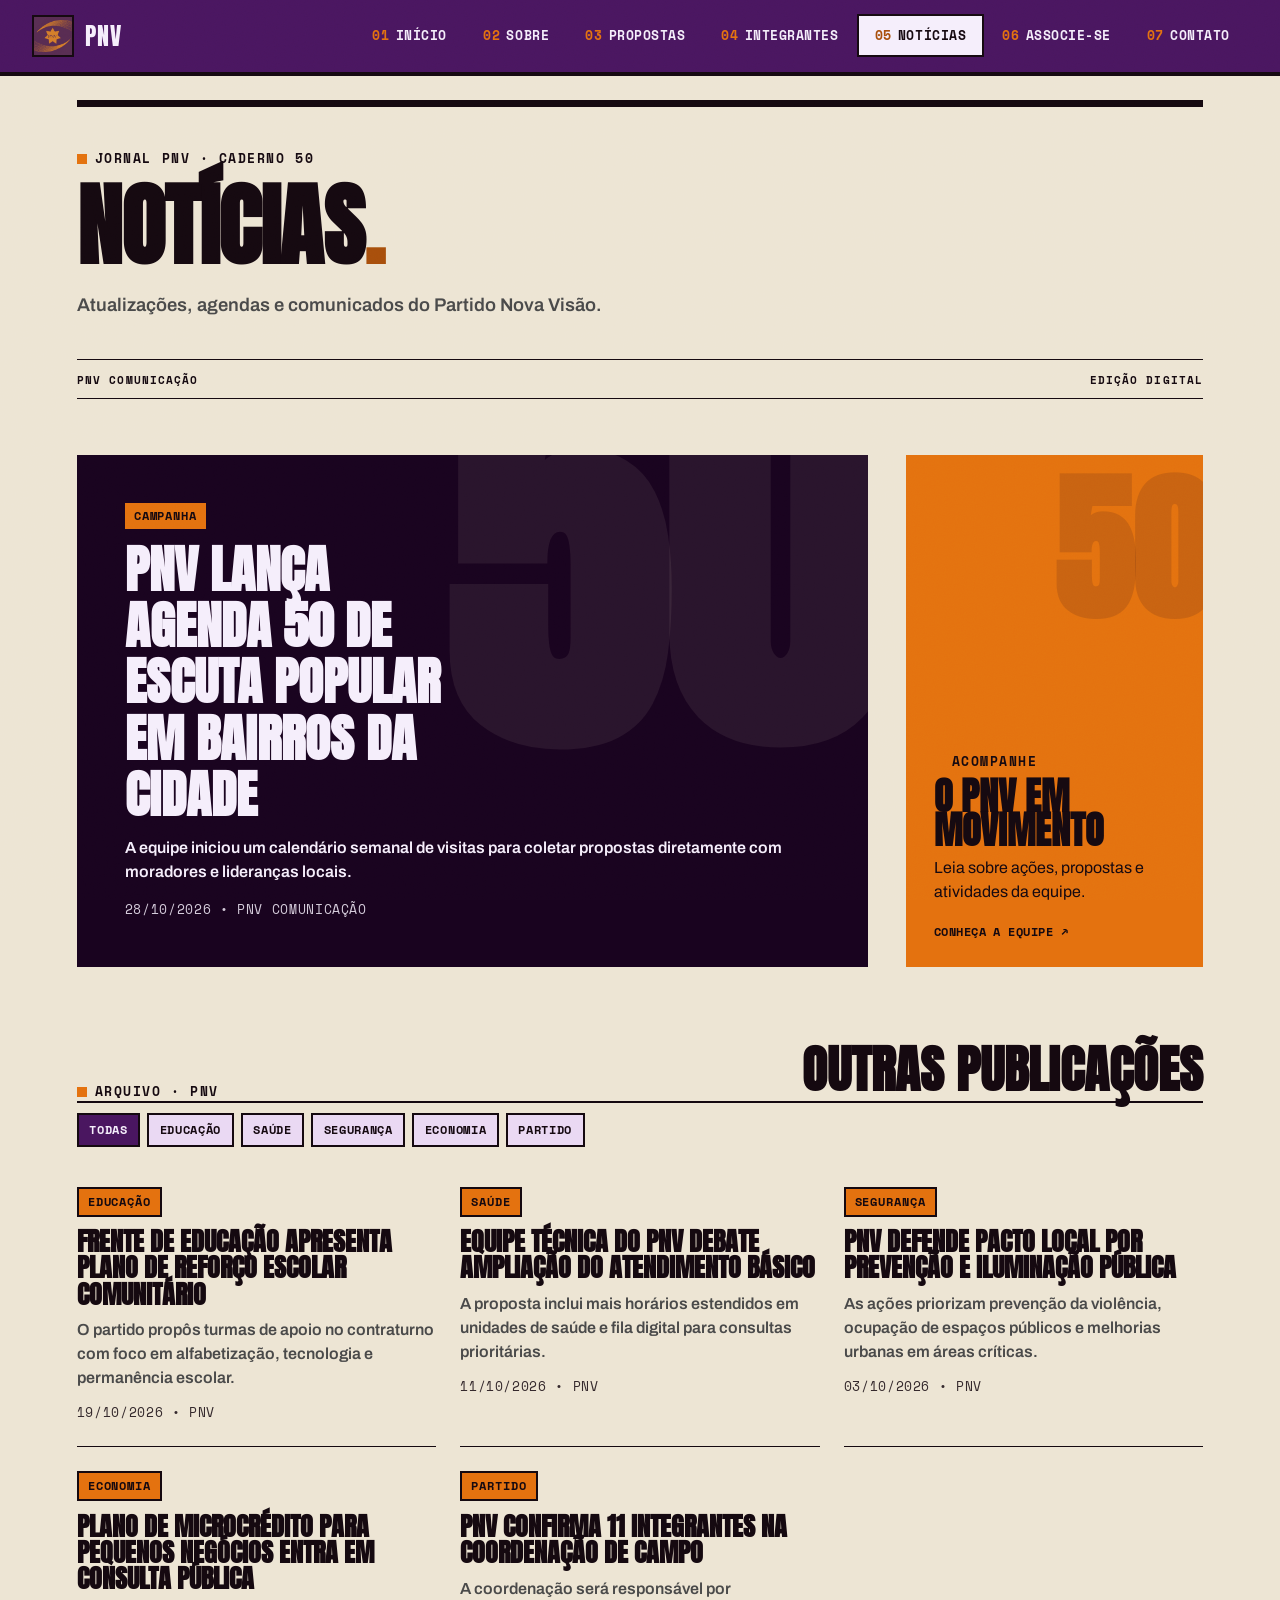
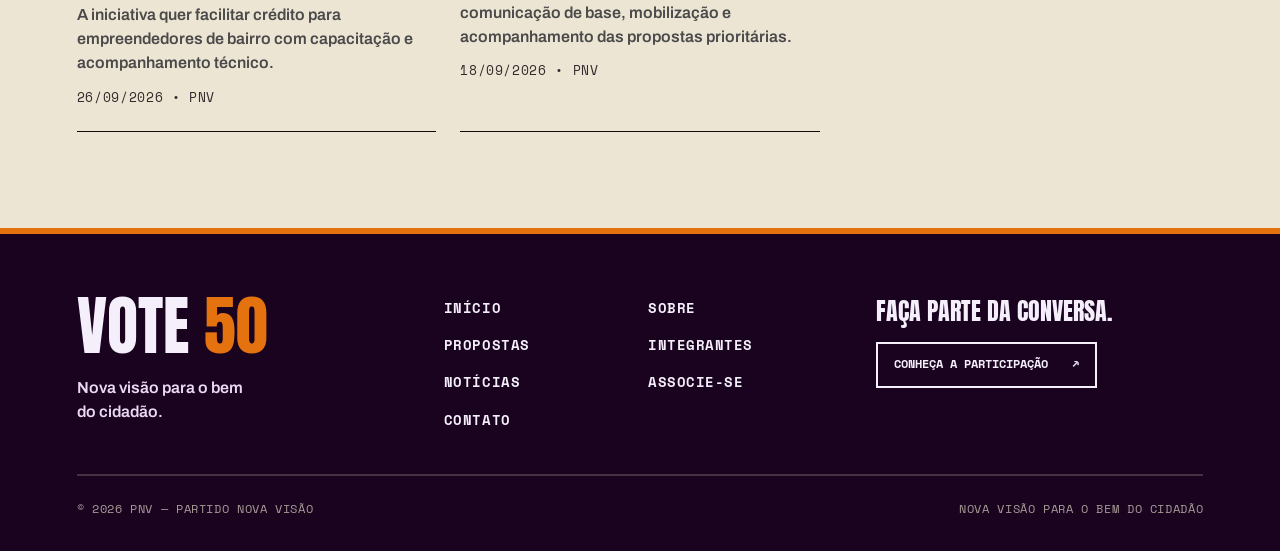
<file: noticias.html>
<!DOCTYPE html>
<html lang="pt-BR">
<head>
  <meta charset="UTF-8" />
  <meta name="viewport" content="width=device-width, initial-scale=1.0" />
  <title>Notícias - PNV</title>
  <meta name="description" content="Notícias, agendas e comunicados do Partido Nova Visão (PNV)." />
  <meta name="theme-color" content="#19031f" />
  <link rel="stylesheet" href="style.css" />
  <link rel="icon" type="image/png" href="assets/logo-badge.png" />
</head>
<body class="pagina-noticias">
  <header>
    <a class="logo" href="index.html">
      <img src="assets/logo-badge.png" alt="Logo PNV" />
      PNV
    </a>
    <nav>
      <ul>
        <li><a href="index.html"><span>01</span> Início</a></li>
        <li><a href="sobre.html"><span>02</span> Sobre</a></li>
        <li><a href="propostas.html"><span>03</span> Propostas</a></li>
        <li><a href="integrantes.html"><span>04</span> Integrantes</a></li>
        <li><a href="noticias.html"><span>05</span> Notícias</a></li>
        <li><a href="associar.html"><span>06</span> Associe-se</a></li>
        <li><a href="contato.html"><span>07</span> Contato</a></li>
      </ul>
    </nav>
  </header>

  <main>
    <header class="noticias-masthead" data-reveal>
      <p class="eyebrow">Jornal PNV · Caderno 50</p>
      <h1 class="page-title">Notícias<span>.</span></h1>
      <p>Atualizações, agendas e comunicados do Partido Nova Visão.</p>
      <div class="noticias-edicao"><span>PNV COMUNICAÇÃO</span><span>EDIÇÃO DIGITAL</span></div>
    </header>

    <section class="noticias-layout" data-reveal>
      <article class="noticia-destaque" id="noticiaDestaque">
        <span class="tag">Destaque</span>
        <h2>Carregando notícia...</h2>
        <p>As publicações mais recentes aparecem neste espaço.</p>
        <div class="meta">PNV Comunicação</div>
      </article>
      <aside class="noticias-info">
        <span class="noticias-numero">50</span>
        <p class="eyebrow">Acompanhe</p>
        <h3>O PNV em movimento</h3>
        <p>Leia sobre ações, propostas e atividades da equipe.</p>
        <a href="integrantes.html">Conheça a equipe <span aria-hidden="true">↗</span></a>
      </aside>
    </section>

    <section class="noticias-lista" data-reveal>
      <div class="noticias-lista-cabecalho">
        <p class="eyebrow">Arquivo · PNV</p>
        <h2>Outras publicações</h2>
      </div>
      <div class="noticias-filtros" id="noticiasFiltros" aria-label="Filtrar notícias por categoria"></div>
      <div class="noticias-grid" id="noticiasLista"></div>
    </section>
  </main>

  <footer>
    <div class="footer-top">
      <div class="footer-identidade">
        <a class="footer-marca" href="index.html" aria-label="PNV — página inicial">VOTE <span>50</span></a>
        <p>Nova visão para o bem do cidadão.</p>
      </div>
      <nav class="footer-nav" aria-label="Navegação do rodapé">
        <a href="index.html">Início</a>
        <a href="sobre.html">Sobre</a>
        <a href="propostas.html">Propostas</a>
        <a href="integrantes.html">Integrantes</a>
        <a href="noticias.html">Notícias</a>
        <a href="associar.html">Associe-se</a>
        <a href="contato.html">Contato</a>
      </nav>
      <div class="footer-participe">
        <p>Faça parte da conversa.</p>
        <a href="associar.html">Conheça a participação <span aria-hidden="true">↗</span></a>
      </div>
    </div>
    <div class="footer-bottom">
      <span>&copy; 2026 PNV — Partido Nova Visão</span>
      <span>Nova visão para o bem do cidadão</span>
    </div>
  </footer>

  <script src="database.js"></script>
  <script src="script.js"></script>
</body>
</html>
</file>
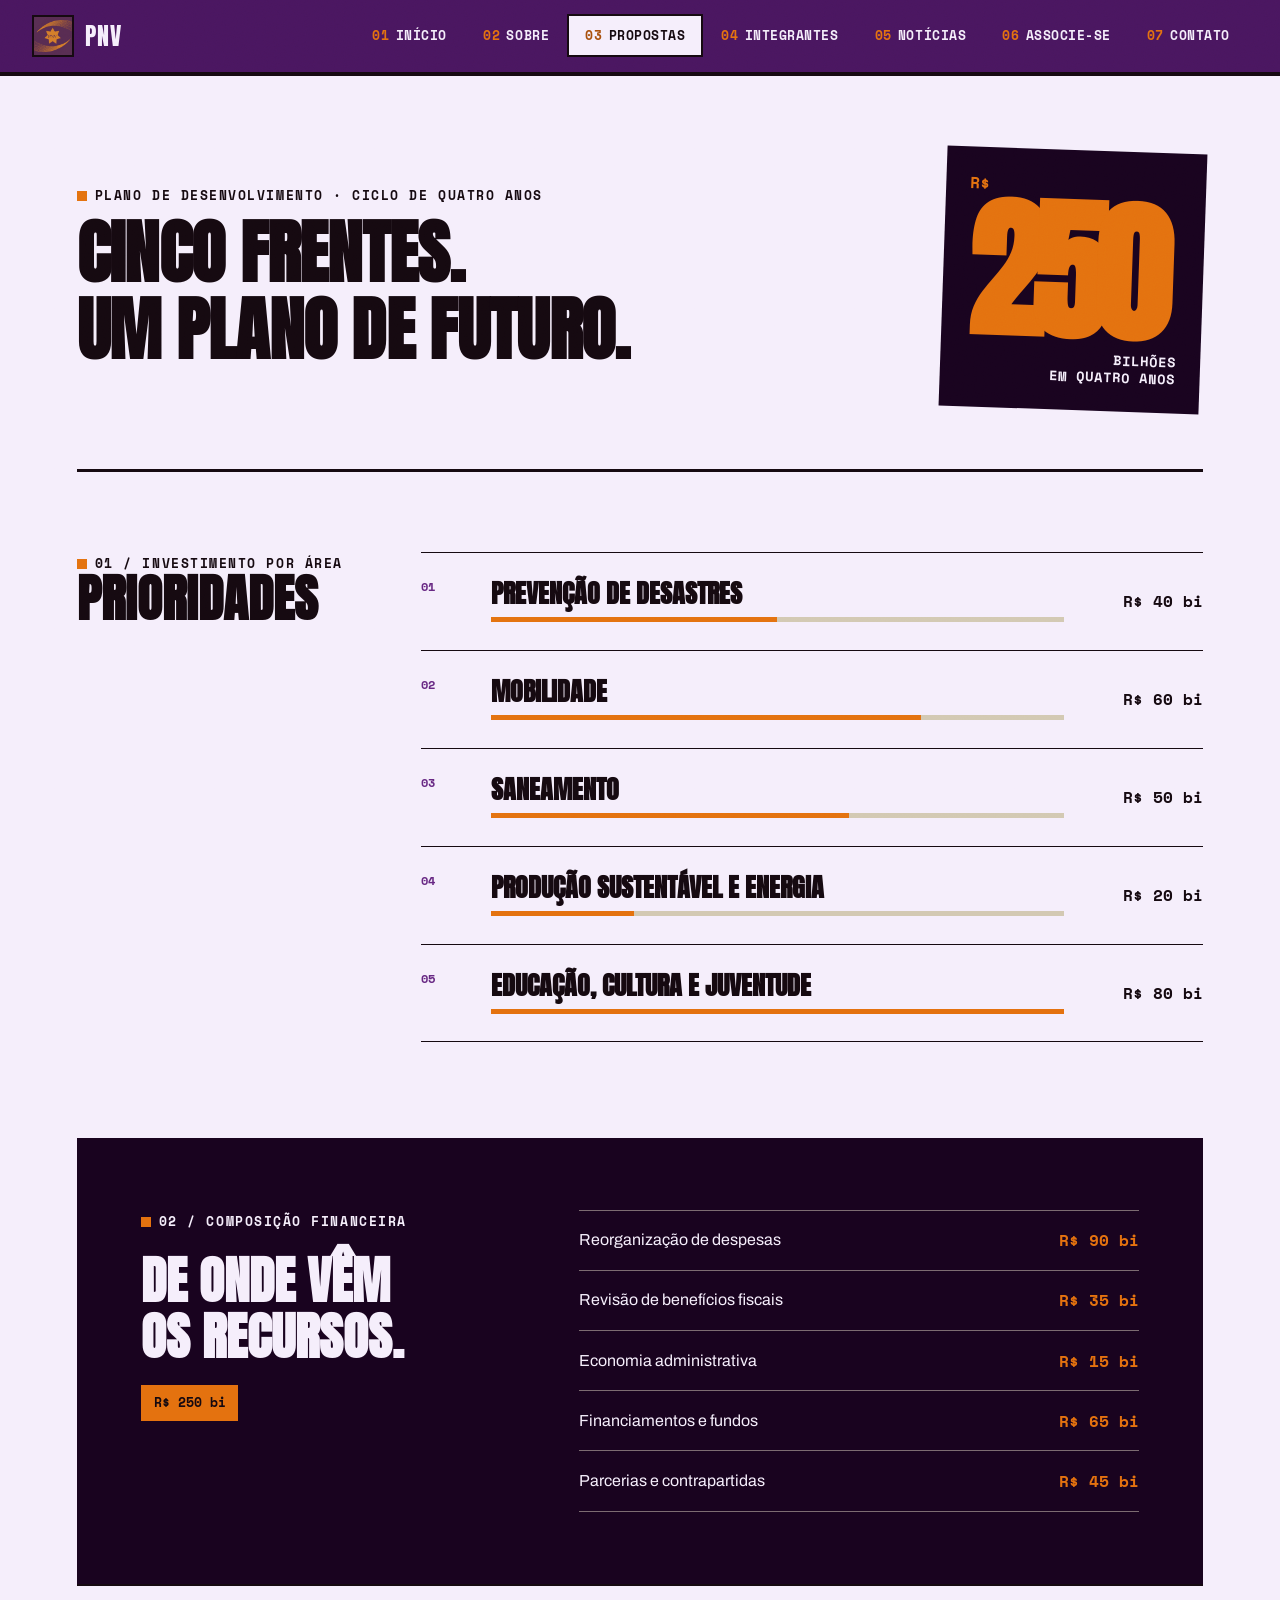
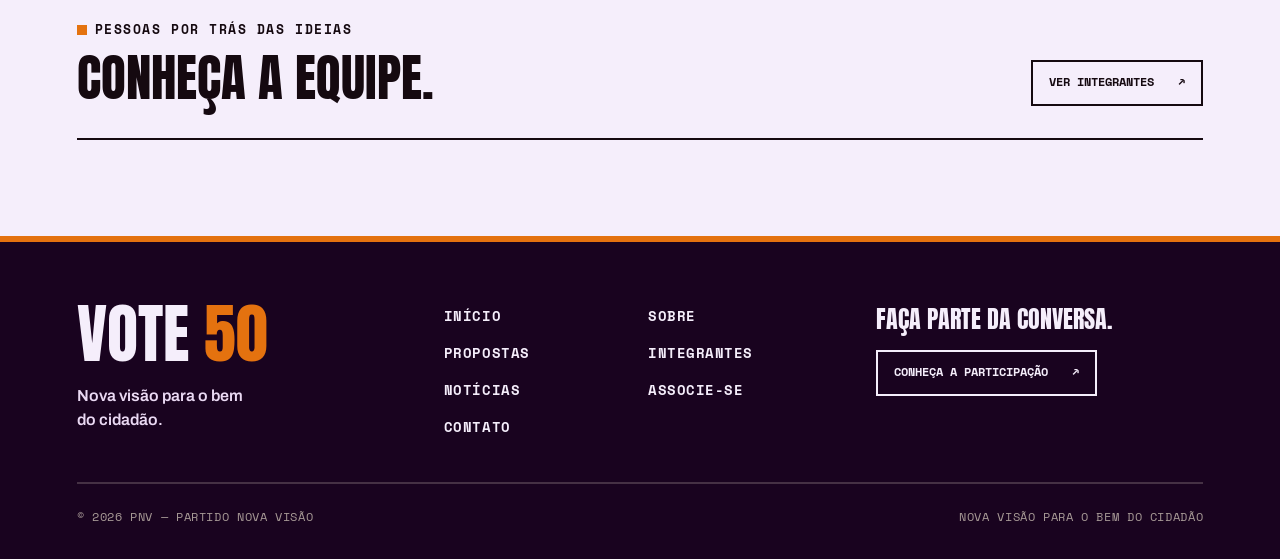
<file: propostas.html>
<!DOCTYPE html>
<html lang="pt-BR">
<head>
  <meta charset="UTF-8" />
  <meta name="viewport" content="width=device-width, initial-scale=1.0" />
  <title>Propostas - PNV</title>
  <meta name="description" content="Conheça as áreas de atuação e o planejamento financeiro do PNV." />
  <meta name="theme-color" content="#19031f" />
  <link rel="stylesheet" href="style.css" />
  <link rel="icon" type="image/png" href="assets/logo-badge.png" />
</head>
<body class="pagina-propostas">
  <header>
    <a class="logo" href="index.html">
      <img src="assets/logo-badge.png" alt="Logo PNV" />
      PNV
    </a>
    <nav>
      <ul>
        <li><a href="index.html"><span>01</span> Início</a></li>
        <li><a href="sobre.html"><span>02</span> Sobre</a></li>
        <li><a href="propostas.html"><span>03</span> Propostas</a></li>
        <li><a href="integrantes.html"><span>04</span> Integrantes</a></li>
        <li><a href="noticias.html"><span>05</span> Notícias</a></li>
        <li><a href="associar.html"><span>06</span> Associe-se</a></li>
        <li><a href="contato.html"><span>07</span> Contato</a></li>
      </ul>
    </nav>
  </header>

  <main class="propostas-main">
    <section class="propostas-abertura" data-reveal>
      <div>
        <p class="eyebrow">Plano de desenvolvimento · ciclo de quatro anos</p>
        <h1 class="page-title">Cinco frentes.<br />Um plano de futuro.</h1>
      </div>
      <div class="propostas-total">
        <span class="total-prefix">R$</span>
        <strong>250</strong>
        <span class="total-sufixo">bilhões<br />em quatro anos</span>
      </div>
    </section>

    <section class="propostas-areas" aria-labelledby="areas-titulo" data-reveal>
      <div class="propostas-section-title">
        <p class="eyebrow">01 / Investimento por área</p>
        <h2 id="areas-titulo">Prioridades</h2>
      </div>
      <ol class="propostas-lista">
        <li>
          <span class="proposta-numero">01</span>
          <div class="proposta-titulo">
            <h3>Prevenção de desastres</h3>
            <span class="proposta-barra" aria-hidden="true"><i></i></span>
          </div>
          <strong>R$ 40 bi</strong>
        </li>
        <li>
          <span class="proposta-numero">02</span>
          <div class="proposta-titulo">
            <h3>Mobilidade</h3>
            <span class="proposta-barra" aria-hidden="true"><i></i></span>
          </div>
          <strong>R$ 60 bi</strong>
        </li>
        <li>
          <span class="proposta-numero">03</span>
          <div class="proposta-titulo">
            <h3>Saneamento</h3>
            <span class="proposta-barra" aria-hidden="true"><i></i></span>
          </div>
          <strong>R$ 50 bi</strong>
        </li>
        <li>
          <span class="proposta-numero">04</span>
          <div class="proposta-titulo">
            <h3>Produção sustentável e energia</h3>
            <span class="proposta-barra" aria-hidden="true"><i></i></span>
          </div>
          <strong>R$ 20 bi</strong>
        </li>
        <li>
          <span class="proposta-numero">05</span>
          <div class="proposta-titulo">
            <h3>Educação, cultura e juventude</h3>
            <span class="proposta-barra" aria-hidden="true"><i></i></span>
          </div>
          <strong>R$ 80 bi</strong>
        </li>
      </ol>
    </section>

    <section class="propostas-financiamento" aria-labelledby="financiamento-titulo" data-reveal>
      <div class="financiamento-abertura">
        <p class="eyebrow">02 / Composição financeira</p>
        <h2 id="financiamento-titulo">De onde vêm<br />os recursos.</h2>
        <span>R$ 250 bi</span>
      </div>
      <ol class="financiamento-lista">
        <li><span>Reorganização de despesas</span><strong>R$ 90 bi</strong></li>
        <li><span>Revisão de benefícios fiscais</span><strong>R$ 35 bi</strong></li>
        <li><span>Economia administrativa</span><strong>R$ 15 bi</strong></li>
        <li><span>Financiamentos e fundos</span><strong>R$ 65 bi</strong></li>
        <li><span>Parcerias e contrapartidas</span><strong>R$ 45 bi</strong></li>
      </ol>
    </section>
    <section class="proximo-passo" data-reveal>
      <div><p class="eyebrow">Pessoas por trás das ideias</p><h2>Conheça a equipe.</h2></div>
      <a href="integrantes.html">Ver integrantes <span aria-hidden="true">↗</span></a>
    </section>
  </main>

  <footer>
    <div class="footer-top">
      <div class="footer-identidade">
        <a class="footer-marca" href="index.html" aria-label="PNV — página inicial">VOTE <span>50</span></a>
        <p>Nova visão para o bem do cidadão.</p>
      </div>
      <nav class="footer-nav" aria-label="Navegação do rodapé">
        <a href="index.html">Início</a>
        <a href="sobre.html">Sobre</a>
        <a href="propostas.html">Propostas</a>
        <a href="integrantes.html">Integrantes</a>
        <a href="noticias.html">Notícias</a>
        <a href="associar.html">Associe-se</a>
        <a href="contato.html">Contato</a>
      </nav>
      <div class="footer-participe">
        <p>Faça parte da conversa.</p>
        <a href="associar.html">Conheça a participação <span aria-hidden="true">↗</span></a>
      </div>
    </div>
    <div class="footer-bottom">
      <span>&copy; 2026 PNV — Partido Nova Visão</span>
      <span>Nova visão para o bem do cidadão</span>
    </div>
  </footer>

  <script src="script.js"></script>
</body>
</html>
</file>
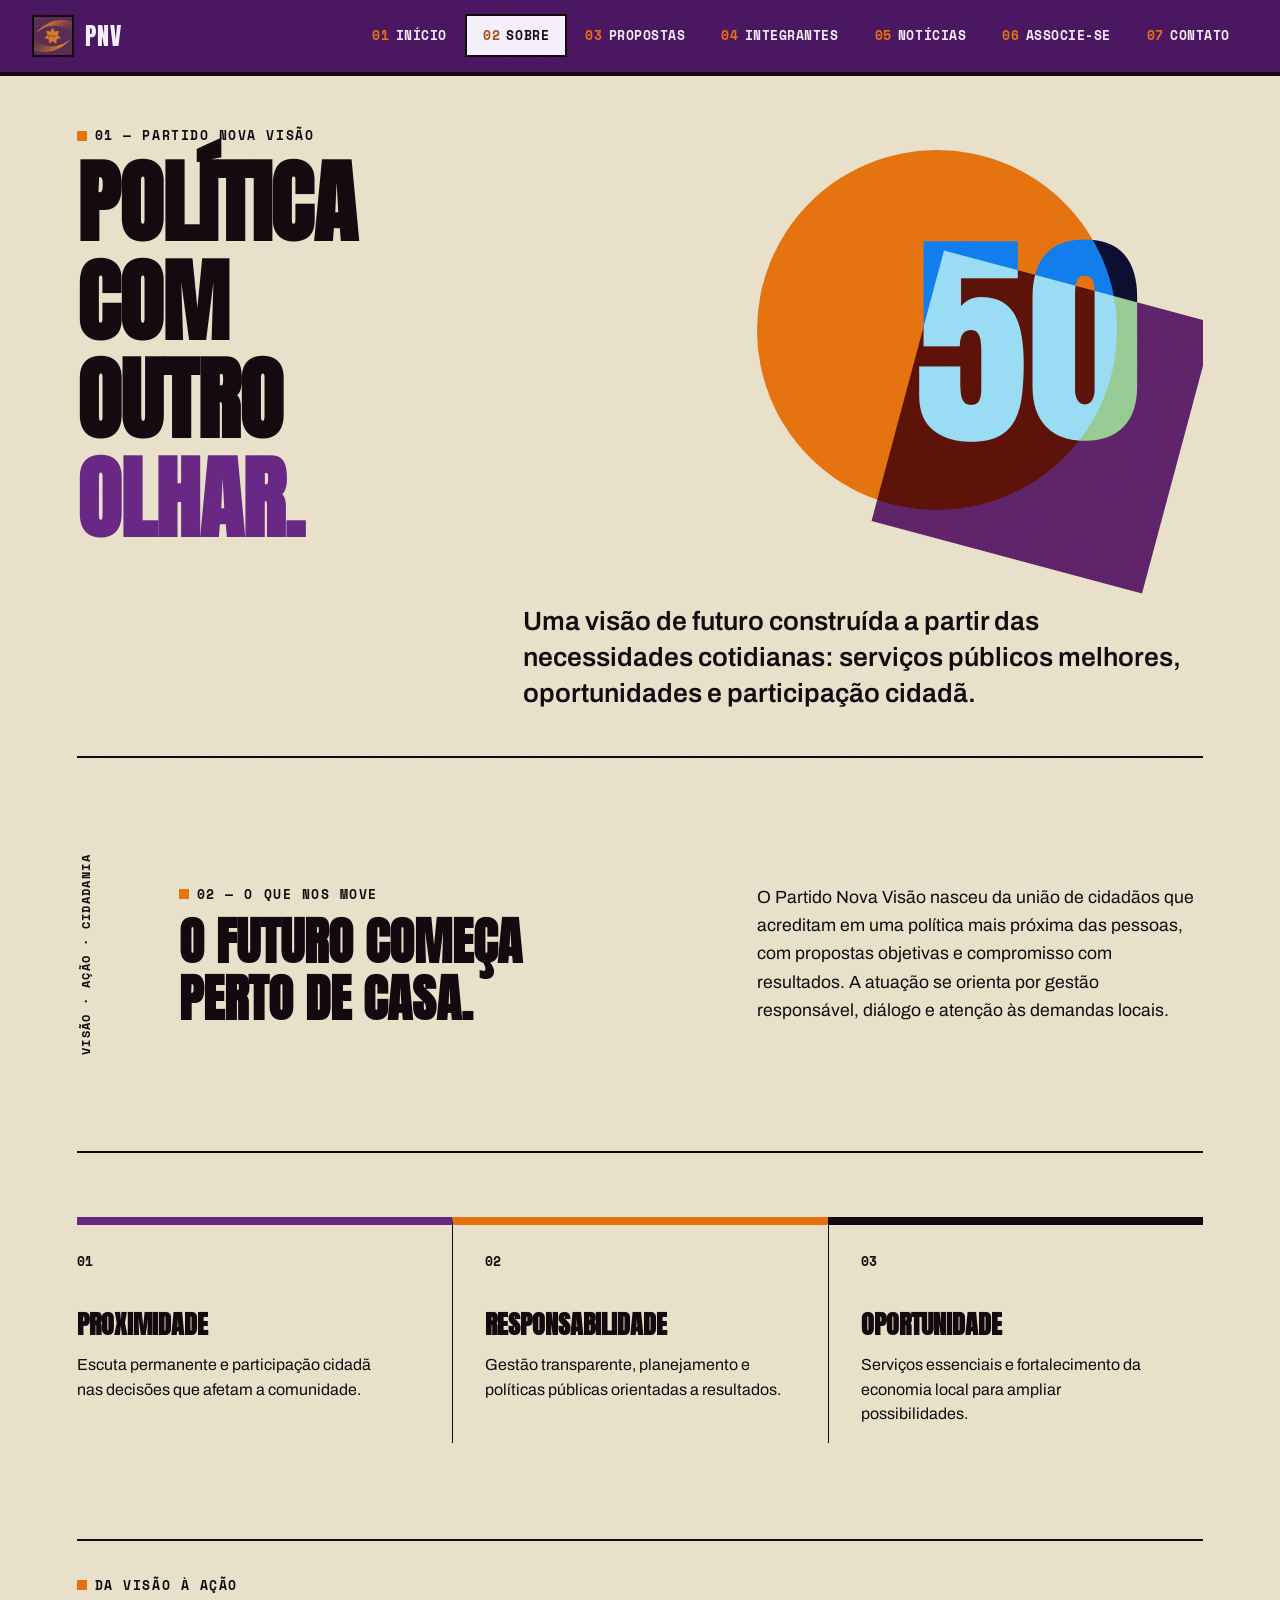
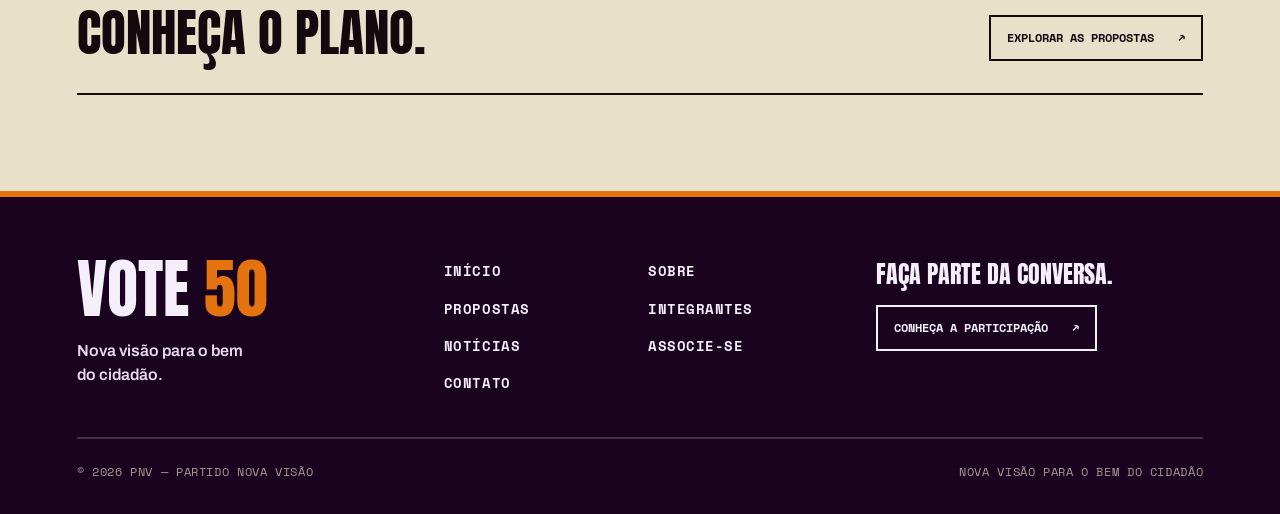
<file: sobre.html>
<!DOCTYPE html>
<html lang="pt-BR">
<head>
  <meta charset="UTF-8" />
  <meta name="viewport" content="width=device-width, initial-scale=1.0" />
  <title>Sobre - PNV</title>
  <meta name="description" content="Conheça a história, os objetivos e os princípios do Partido Nova Visão (PNV)." />
  <meta name="theme-color" content="#19031f" />
  <link rel="stylesheet" href="style.css" />
  <link rel="icon" type="image/png" href="assets/logo-badge.png" />
</head>
<body class="pagina-sobre">
  <header>
    <a class="logo" href="index.html">
      <img src="assets/logo-badge.png" alt="Logo PNV" />
      PNV
    </a>
    <nav>
      <ul>
        <li><a href="index.html"><span>01</span> Início</a></li>
        <li><a href="sobre.html"><span>02</span> Sobre</a></li>
        <li><a href="propostas.html"><span>03</span> Propostas</a></li>
        <li><a href="integrantes.html"><span>04</span> Integrantes</a></li>
        <li><a href="noticias.html"><span>05</span> Notícias</a></li>
        <li><a href="associar.html"><span>06</span> Associe-se</a></li>
        <li><a href="contato.html"><span>07</span> Contato</a></li>
      </ul>
    </nav>
  </header>

  <main class="sobre-main">
    <section class="sobre-abertura" data-reveal>
      <div class="sobre-titulo">
        <p class="eyebrow">01 — Partido Nova Visão</p>
        <h1 class="page-title">Política<br />com outro<br /><em>olhar.</em></h1>
      </div>
      <div class="sobre-forma" aria-hidden="true">
        <span class="forma-circulo"></span>
        <span class="forma-quadrado"></span>
        <span class="forma-numero">50</span>
      </div>
      <p class="sobre-lead">
        Uma visão de futuro construída a partir das necessidades cotidianas: serviços públicos
        melhores, oportunidades e participação cidadã.
      </p>
    </section>

    <section class="sobre-manifesto" data-reveal>
      <span class="sobre-lateral">VISÃO · AÇÃO · CIDADANIA</span>
      <div>
        <p class="eyebrow">02 — O que nos move</p>
        <h2>O futuro começa<br />perto de casa.</h2>
      </div>
      <p>
        O Partido Nova Visão nasceu da união de cidadãos que acreditam em uma política mais
        próxima das pessoas, com propostas objetivas e compromisso com resultados. A atuação
        se orienta por gestão responsável, diálogo e atenção às demandas locais.
      </p>
    </section>

    <section class="sobre-principios" data-reveal>
      <article>
        <span>01</span>
        <h2>Proximidade</h2>
        <p>Escuta permanente e participação cidadã nas decisões que afetam a comunidade.</p>
      </article>
      <article>
        <span>02</span>
        <h2>Responsabilidade</h2>
        <p>Gestão transparente, planejamento e políticas públicas orientadas a resultados.</p>
      </article>
      <article>
        <span>03</span>
        <h2>Oportunidade</h2>
        <p>Serviços essenciais e fortalecimento da economia local para ampliar possibilidades.</p>
      </article>
    </section>
    <section class="proximo-passo" data-reveal>
      <div><p class="eyebrow">Da visão à ação</p><h2>Conheça o plano.</h2></div>
      <a href="propostas.html">Explorar as propostas <span aria-hidden="true">↗</span></a>
    </section>
  </main>

  <footer>
    <div class="footer-top">
      <div class="footer-identidade">
        <a class="footer-marca" href="index.html" aria-label="PNV — página inicial">VOTE <span>50</span></a>
        <p>Nova visão para o bem do cidadão.</p>
      </div>
      <nav class="footer-nav" aria-label="Navegação do rodapé">
        <a href="index.html">Início</a>
        <a href="sobre.html">Sobre</a>
        <a href="propostas.html">Propostas</a>
        <a href="integrantes.html">Integrantes</a>
        <a href="noticias.html">Notícias</a>
        <a href="associar.html">Associe-se</a>
        <a href="contato.html">Contato</a>
      </nav>
      <div class="footer-participe">
        <p>Faça parte da conversa.</p>
        <a href="associar.html">Conheça a participação <span aria-hidden="true">↗</span></a>
      </div>
    </div>
    <div class="footer-bottom">
      <span>&copy; 2026 PNV — Partido Nova Visão</span>
      <span>Nova visão para o bem do cidadão</span>
    </div>
  </footer>

  <script src="script.js"></script>
</body>
</html>
</file>
<file: style.css>
@import url("https://fonts.googleapis.com/css2?family=Anton&family=Archivo:ital,wght@0,400;0,500;0,700;0,800;0,900;1,700&family=Space+Mono:wght@400;700&display=swap");

:root {
  --roxo-escuro: #19031f;
  --roxo: #4a1660;
  --roxo-medio: #672783;
  --roxo-claro: #8b3caf;
  --laranja: #e4720f;
  --laranja-vivido: #ff7a1a;
  --laranja-escuro: #a84f0b;
  --lavanda: #e8d8f2;
  --creme: #f5eefb;
  --bege: #ead9f3;
  --branco: #ffffff;
  --tinta: #150910;
  --cinza-claro: #f4f4f4;
  --cinza-texto: #4a4a4a;
  --preto: #150910;

  --fonte-display: "Anton", "Archivo Black", Impact, sans-serif;
  --fonte-base: "Archivo", "Segoe UI", Arial, sans-serif;
  --fonte-mono: "Space Mono", "Courier New", monospace;
}

* {
  box-sizing: border-box;
  margin: 0;
  padding: 0;
}

html {
  scroll-behavior: smooth;
}

body {
  font-family: var(--fonte-base);
  color: var(--tinta);
  background: var(--lavanda);
  line-height: 1.5;
  overflow-x: hidden;
}

a {
  text-decoration: none;
  color: inherit;
}

img {
  max-width: 100%;
  display: block;
}

/* ===== Textura de grão (overlay fixo) ===== */
body::before {
  content: "";
  position: fixed;
  inset: 0;
  z-index: 999;
  pointer-events: none;
  opacity: 0.05;
  mix-blend-mode: overlay;
  background-image: url("data:image/svg+xml;utf8,<svg xmlns='http://www.w3.org/2000/svg' width='160' height='160'><filter id='n'><feTurbulence type='fractalNoise' baseFrequency='0.9' numOctaves='2' stitchTiles='stitch'/></filter><rect width='100%25' height='100%25' filter='url(%23n)'/></svg>");
}

/* Reveal on scroll */
.motion-ready [data-reveal]:not(.in-view) {
  opacity: 0;
  transform: translateY(20px);
}

[data-reveal] {
  transition: opacity 0.65s ease, transform 0.65s cubic-bezier(0.2, 0.7, 0.2, 1);
}

/* ===== Utilidades tipográficas ===== */
.eyebrow {
  font-family: var(--fonte-mono);
  font-weight: 700;
  text-transform: uppercase;
  letter-spacing: 0.12em;
  font-size: 0.8rem;
  display: inline-flex;
  align-items: center;
  gap: 0.5rem;
}

.eyebrow::before {
  content: "";
  width: 10px;
  height: 10px;
  background: var(--laranja);
  display: inline-block;
}

.section-head {
  position: relative;
  padding: 3rem 6vw 1.5rem;
  display: flex;
  align-items: flex-end;
  justify-content: space-between;
  gap: 1rem;
  flex-wrap: wrap;
  border-bottom: 4px solid var(--tinta);
}

.section-head .numero-fantasma {
  font-family: var(--fonte-display);
  font-size: clamp(3.5rem, 12vw, 9rem);
  line-height: 0.8;
  color: transparent;
  -webkit-text-stroke: 2px var(--tinta);
  position: absolute;
  right: 5vw;
  top: -0.3em;
  z-index: 0;
  user-select: none;
}

.section-head h2 {
  font-family: var(--fonte-display);
  font-size: clamp(1.9rem, 4.5vw, 3.5rem);
  text-transform: uppercase;
  line-height: 1.1;
  position: relative;
  z-index: 1;
}

.section-head p {
  max-width: 320px;
  font-weight: 600;
  position: relative;
  z-index: 1;
}

/* ===== Header / Navbar ===== */
body > header {
  display: flex;
  align-items: center;
  justify-content: space-between;
  gap: 1rem;
  padding: 0.9rem 2rem;
  background: var(--roxo);
  border-bottom: 4px solid var(--tinta);
  flex-wrap: wrap;
  position: sticky;
  top: 0;
  z-index: 100;
}

.logo {
  display: flex;
  align-items: center;
  gap: 0.7rem;
  font-family: var(--fonte-display);
  font-weight: 400;
  font-size: 1.5rem;
  letter-spacing: 0.04em;
  color: var(--creme);
  text-transform: uppercase;
}

.logo img,
.logo svg {
  width: 42px;
  height: 42px;
  display: block;
  border: 2px solid var(--tinta);
}

nav ul {
  display: flex;
  list-style: none;
  gap: 0;
  flex-wrap: wrap;
}

nav ul li a {
  display: flex;
  align-items: center;
  gap: 0.4rem;
  padding: 0.6rem 1rem;
  font-family: var(--fonte-mono);
  font-weight: 700;
  font-size: 0.82rem;
  text-transform: uppercase;
  letter-spacing: 0.04em;
  color: var(--creme);
  background: transparent;
  border: 2px solid transparent;
  transition: background 0.15s steps(2), color 0.15s steps(2), border-color 0.15s;
}

nav ul li a span {
  color: var(--laranja);
}

nav ul li a:hover {
  background: var(--laranja);
  color: var(--tinta);
  border-color: var(--tinta);
}

nav ul li a:hover span {
  color: var(--tinta);
}

nav ul li a.active {
  background: var(--creme);
  color: var(--tinta);
  border-color: var(--tinta);
}

nav ul li a.active span {
  color: var(--laranja-escuro);
}

/* ===== Marquee (faixa de propaganda) ===== */
.marquee {
  background: var(--roxo-medio);
  color: var(--creme);
  border-bottom: 4px solid var(--laranja);
  overflow: hidden;
  white-space: nowrap;
  position: relative;
}

.marquee-track {
  display: inline-flex;
  width: max-content;
  animation: marquee 22s linear infinite;
  padding: 0.5rem 0;
}

.marquee-track span {
  font-family: var(--fonte-display);
  font-size: 1.1rem;
  text-transform: uppercase;
  letter-spacing: 0.08em;
  padding: 0 1.5rem;
  display: inline-flex;
  align-items: center;
  gap: 1.5rem;
}

.marquee-track span::after {
  content: "★";
  color: var(--laranja);
}

@keyframes marquee {
  from { transform: translateX(0); }
  to { transform: translateX(-50%); }
}

@media (prefers-reduced-motion: reduce) {
  .marquee-track { animation: none; }
  .motion-ready [data-reveal]:not(.in-view) { opacity: 1; transform: none; }
  [data-reveal] { transition: none; }
}

/* ===== Hero (Home) ===== */
.hero {
  position: relative;
  min-height: 86vh;
  display: grid;
  grid-template-columns: 1.3fr 1fr;
  background: var(--roxo-escuro);
  border-bottom: 4px solid var(--tinta);
  overflow: hidden;
}

.hero::before {
  content: "";
  position: absolute;
  inset: 0;
  background: linear-gradient(100deg, var(--roxo-escuro) 0%, var(--roxo-escuro) 38%, var(--laranja-escuro) 100%);
  clip-path: polygon(0 0, 68% 0, 46% 100%, 0 100%);
  z-index: 0;
}

.hero::after {
  content: "";
  position: absolute;
  inset: 0;
  background-image: radial-gradient(var(--laranja) 1.4px, transparent 1.6px);
  background-size: 14px 14px;
  opacity: 0.12;
  z-index: 0;
}

.hero-texto {
  position: relative;
  z-index: 2;
  display: flex;
  flex-direction: column;
  justify-content: center;
  padding: 3rem 4vw;
  gap: 1rem;
}

.hero-texto .vote {
  font-family: var(--fonte-display);
  font-size: clamp(3.5rem, 11vw, 8.5rem);
  line-height: 0.85;
  color: var(--laranja);
  text-transform: uppercase;
  letter-spacing: 0.01em;
  -webkit-text-stroke: 2px var(--tinta);
}

.hero-texto .slogan {
  font-family: var(--fonte-mono);
  font-size: clamp(1rem, 2.4vw, 1.3rem);
  font-weight: 700;
  color: var(--bege);
  text-transform: uppercase;
  letter-spacing: 0.1em;
}

.hero-texto .partido {
  font-family: var(--fonte-display);
  font-size: clamp(1.8rem, 5vw, 3.2rem);
  text-transform: uppercase;
  line-height: 1;
  color: var(--creme);
  border-left: 6px solid var(--laranja);
  padding-left: 0.6em;
}

.logo-placeholder {
  width: min(300px, 70%);
  height: auto;
  margin-top: 1.4rem;
  border: 3px solid var(--tinta);
  box-shadow: 10px 10px 0 var(--laranja);
}

.hero-foto {
  position: relative;
  z-index: 2;
  display: flex;
  align-items: center;
  justify-content: center;
  min-height: 420px;
  padding: 2rem;
}

.foto-placeholder {
  width: 100%;
  max-width: 340px;
  aspect-ratio: 3 / 4;
  border: 3px solid var(--creme);
  outline: 3px solid var(--tinta);
  outline-offset: 6px;
  display: flex;
  align-items: center;
  justify-content: center;
  color: var(--creme);
  font-family: var(--fonte-mono);
  font-weight: 700;
  text-transform: uppercase;
  text-align: center;
  background: var(--roxo-medio);
  position: relative;
  overflow: hidden;
}

.foto-placeholder img {
  position: absolute;
  inset: 0;
  width: 100%;
  height: 100%;
  object-fit: cover;
  filter: grayscale(1) contrast(1.15);
}

.foto-placeholder img::after {
  content: "";
}

.foto-placeholder::before {
  content: "";
  position: absolute;
  inset: 0;
  background: var(--laranja);
  mix-blend-mode: multiply;
  opacity: 0;
}

.foto-placeholder:has(img:not([src=""]))::before {
  opacity: 0.55;
}

/* ===== Seções numeradas genéricas ===== */
.secao {
  position: relative;
  padding: 2.5rem 6vw 5rem;
}

.secao.alt,
.secao.escura {
  background: var(--roxo-escuro);
  color: var(--creme);
}

.secao.escura h2,
.secao.alt h2 {
  -webkit-text-stroke-color: var(--creme);
}

.secao.escura .section-head,
.secao.alt .section-head {
  border-bottom-color: var(--creme);
}

/* ---- Apresentação ---- */
.apresentacao-grid {
  display: grid;
  grid-template-columns: repeat(3, 1fr);
  gap: 0;
  margin-top: 1rem;
  border: 3px solid var(--tinta);
}

.apresentacao-grid > div {
  padding: 2rem;
  border-left: 3px solid var(--tinta);
}

.apresentacao-grid > div:first-child {
  border-left: none;
}

.apresentacao-grid h3 {
  font-family: var(--fonte-display);
  text-transform: uppercase;
  font-size: 1.4rem;
  margin-bottom: 0.8rem;
  color: var(--laranja-escuro);
}

.apresentacao-grid p {
  font-weight: 600;
  color: var(--cinza-texto);
}

.cta-bloco {
  margin-top: 2.5rem;
  display: flex;
  justify-content: flex-start;
}

.btn-brutal {
  display: inline-flex;
  align-items: center;
  gap: 0.6rem;
  font-family: var(--fonte-mono);
  font-weight: 700;
  text-transform: uppercase;
  letter-spacing: 0.06em;
  font-size: 0.95rem;
  padding: 1rem 1.8rem;
  background: var(--tinta);
  color: var(--creme);
  border: 3px solid var(--tinta);
  transition: transform 0.15s ease, background 0.15s, color 0.15s;
  box-shadow: 6px 6px 0 var(--laranja);
}

.btn-brutal:hover {
  background: var(--laranja);
  color: var(--tinta);
  transform: translate(3px, 3px);
  box-shadow: 3px 3px 0 var(--tinta);
}

/* ---- Pôsteres editoriais (Propostas em destaque) ---- */
.poster-grid {
  display: grid;
  grid-template-columns: repeat(auto-fit, minmax(240px, 1fr));
  gap: 1.8rem;
  margin-top: 2.5rem;
}

.poster-card {
  position: relative;
  background: var(--creme);
  border: 3px solid var(--tinta);
  padding: 1.8rem 1.5rem 2.2rem;
  min-height: 260px;
  display: flex;
  flex-direction: column;
  justify-content: space-between;
  overflow: hidden;
  transition: transform 0.25s cubic-bezier(0.2, 0.8, 0.2, 1), box-shadow 0.25s;
  box-shadow: 8px 8px 0 var(--tinta);
}

.poster-card:nth-child(even) {
  background: var(--bege);
}

.poster-card .num {
  font-family: var(--fonte-display);
  font-size: 3.5rem;
  line-height: 1;
  color: transparent;
  -webkit-text-stroke: 2px var(--tinta);
  position: absolute;
  top: 0.6rem;
  right: 1rem;
  opacity: 0.6;
}

.poster-card h3 {
  font-family: var(--fonte-display);
  text-transform: uppercase;
  font-size: 1.6rem;
  max-width: 70%;
  position: relative;
  z-index: 1;
  color: var(--tinta);
}

.poster-card p {
  margin-top: 1rem;
  font-weight: 600;
  color: var(--cinza-texto);
  position: relative;
  z-index: 1;
}

.poster-card:hover {
  transform: translate(-4px, -4px) rotate(-1deg);
  box-shadow: 12px 12px 0 var(--laranja);
}

/* ---- Destaques / estatísticas ---- */
.stats-grid {
  display: grid;
  grid-template-columns: repeat(auto-fit, minmax(170px, 1fr));
  margin-top: 1rem;
  border-top: 3px solid var(--creme);
}

.stat {
  padding: 2rem 1rem;
  border-left: 3px solid var(--creme);
  text-align: left;
}

.stat:first-child {
  border-left: none;
}

.stat .valor {
  font-family: var(--fonte-display);
  font-size: clamp(2.6rem, 6vw, 4.2rem);
  color: var(--laranja);
  line-height: 1;
}

.stat .rotulo {
  font-family: var(--fonte-mono);
  text-transform: uppercase;
  letter-spacing: 0.08em;
  font-size: 0.8rem;
  margin-top: 0.5rem;
  color: var(--creme);
}

/* ===== Page sections (Sobre, etc.) ===== */
main {
  max-width: 1200px;
  margin: 0 auto;
  padding: 3rem 6vw;
}

.page-title {
  font-family: var(--fonte-display);
  text-transform: uppercase;
  font-size: clamp(2.4rem, 7vw, 4.5rem);
  color: var(--tinta);
  margin-bottom: 0.5rem;
  line-height: 0.95;
}

.page-title + p {
  max-width: 640px;
  font-weight: 600;
  color: var(--cinza-texto);
  margin-bottom: 2.5rem;
}

.colunas {
  display: flex;
  gap: 0;
  flex-wrap: wrap;
  border: 3px solid var(--tinta);
}

.coluna {
  flex: 1 1 260px;
  padding: 2rem;
}

.coluna + .coluna {
  border-left: 3px solid var(--tinta);
}

.coluna h2 {
  font-family: var(--fonte-display);
  text-transform: uppercase;
  color: var(--roxo-medio);
  border-bottom: 4px solid var(--laranja);
  padding-bottom: 0.6rem;
  margin-bottom: 1rem;
  font-size: 1.5rem;
}

.coluna p {
  color: var(--cinza-texto);
  font-weight: 600;
}

@media (max-width: 700px) {
  .coluna + .coluna {
    border-left: none;
    border-top: 3px solid var(--tinta);
  }
}

/* ===== Generic content blocks ===== */
.cartao {
  background: var(--creme);
  border: 3px solid var(--tinta);
  border-left-width: 10px;
  padding: 1.6rem 1.8rem;
  margin-bottom: 1.4rem;
  box-shadow: 7px 7px 0 var(--roxo-claro);
  transition: transform 0.2s ease, box-shadow 0.2s ease;
}

.cartao:hover {
  transform: translate(-3px, -3px);
  box-shadow: 10px 10px 0 var(--laranja);
}

.cartao h2 {
  font-family: var(--fonte-display);
  text-transform: uppercase;
  color: var(--roxo-medio);
  margin-bottom: 0.5rem;
  font-size: 1.4rem;
}

.plano-nota {
  margin: 1rem 0 1.5rem;
  padding: 1rem 1.2rem;
  border-left: 6px solid var(--laranja);
  background: var(--creme);
  font-weight: 600;
}

.plano-financiamento {
  margin-top: 2rem;
  padding: 1.5rem;
  border: 3px solid var(--tinta);
  background: var(--bege);
}

.plano-financiamento h2,
.associacao-info h2,
.associacao-aviso h2,
.associacao-form-bloco h2 {
  font-family: var(--fonte-display);
  text-transform: uppercase;
  color: var(--roxo);
  margin-bottom: 0.7rem;
}

.plano-financiamento ul {
  margin: 1rem 0 0 1.3rem;
  display: grid;
  gap: 0.4rem;
  font-weight: 600;
}

.plano-financiamento .plano-nota {
  margin-bottom: 0;
}

.associacao-info,
.associacao-aviso,
.associacao-form-bloco {
  margin-top: 1.5rem;
  padding: 1.5rem;
  border: 3px solid var(--tinta);
  background: var(--creme);
  box-shadow: 7px 7px 0 var(--roxo-claro);
}

.associacao-info p,
.associacao-aviso p {
  margin-top: 0.7rem;
  font-weight: 600;
}

.associacao-aviso {
  background: var(--bege);
  box-shadow: 7px 7px 0 var(--laranja);
}

.associacao-form-bloco form {
  margin-top: 1rem;
  max-width: none;
}

.contato-form .consentimento {
  display: flex;
  align-items: flex-start;
  gap: 0.7rem;
  text-transform: none;
  letter-spacing: normal;
  font-family: var(--fonte-base);
  font-size: 0.95rem;
}

.contato-form .consentimento input {
  flex: 0 0 auto;
  width: 1.1rem;
  height: 1.1rem;
  margin-top: 0.15rem;
  padding: 0;
}

.associacao-status {
  margin-bottom: 1rem;
  font-weight: 700;
}

.admin-login {
  margin: 1.5rem 0;
}

.admin-resultados {
  margin-top: 2rem;
}

.admin-acoes,
.admin-paginacao {
  display: flex;
  align-items: center;
  justify-content: space-between;
  flex-wrap: wrap;
  gap: 0.8rem;
  margin: 0.8rem 0;
}

.admin-tabela-wrapper {
  overflow-x: auto;
  border: 3px solid var(--tinta);
  background: var(--creme);
}

.admin-tabela {
  width: 100%;
  border-collapse: collapse;
  text-align: left;
}

.admin-tabela th,
.admin-tabela td {
  padding: 0.7rem;
  border-bottom: 2px solid var(--tinta);
}

.admin-tabela th {
  background: var(--roxo);
  color: var(--creme);
  font-family: var(--fonte-mono);
  text-transform: uppercase;
}

.grid-integrantes {
  display: grid;
  grid-template-columns: repeat(auto-fit, minmax(190px, 1fr));
  gap: 2rem;
}

.integrante {
  text-align: center;
}

.integrante .foto-placeholder {
  width: 150px;
  height: 150px;
  border-radius: 0;
  margin: 0 auto 1rem;
  border: 3px solid var(--tinta);
  outline: 3px solid var(--laranja);
  outline-offset: 5px;
  color: var(--roxo-medio);
  background: var(--cinza-claro);
  position: relative;
  overflow: hidden;
}

.integrante .foto-placeholder img {
  position: absolute;
  inset: 0;
  width: 100%;
  height: 100%;
  object-fit: cover;
  filter: grayscale(1) contrast(1.1);
}

.integrante h3 {
  font-family: var(--fonte-display);
  text-transform: uppercase;
  font-size: 1.1rem;
  color: var(--tinta);
}

.integrante p {
  color: var(--cinza-texto);
  font-size: 0.9rem;
  font-weight: 600;
}

form {
  display: flex;
  flex-direction: column;
  gap: 1.1rem;
  max-width: 540px;
  margin: 0 auto;
  border: 3px solid var(--tinta);
  padding: 2rem;
  background: var(--creme);
  box-shadow: 8px 8px 0 var(--roxo-medio);
}

form input,
form textarea {
  padding: 0.85rem;
  border: 2px solid var(--tinta);
  border-radius: 0;
  font-family: var(--fonte-base);
  font-weight: 600;
  background: var(--creme);
}

form input:focus,
form textarea:focus {
  outline: 3px solid var(--laranja);
  outline-offset: 0;
}

form button {
  padding: 0.9rem;
  background: var(--laranja);
  color: var(--tinta);
  border: 3px solid var(--tinta);
  font-family: var(--fonte-mono);
  font-weight: 700;
  text-transform: uppercase;
  letter-spacing: 0.06em;
  cursor: pointer;
  transition: background 0.15s, transform 0.15s;
}

form button:hover {
  background: var(--tinta);
  color: var(--laranja);
  transform: translate(-2px, -2px);
}

/* ===== Footer ===== */
footer {
  position: relative;
  padding: 4rem 6vw 2rem;
  color: var(--creme);
  background: var(--roxo-escuro);
  border-top: 4px solid var(--laranja);
}

/* ===== Notícias ===== */
.noticias-layout {
  display: grid;
  grid-template-columns: 1.5fr 1fr;
  gap: 1.5rem;
  margin-top: 1.5rem;
}

.noticia-destaque {
  background: var(--roxo-escuro);
  color: var(--creme);
  border: 3px solid var(--tinta);
  padding: 2rem;
  box-shadow: 10px 10px 0 var(--laranja);
}

.noticia-destaque h2 {
  font-family: var(--fonte-display);
  text-transform: uppercase;
  font-size: clamp(2rem, 4vw, 3rem);
  line-height: 0.95;
  margin: 0.8rem 0;
}

.noticia-destaque p {
  font-weight: 600;
  margin-bottom: 1rem;
}

.tag {
  display: inline-block;
  font-family: var(--fonte-mono);
  font-size: 0.75rem;
  text-transform: uppercase;
  letter-spacing: 0.08em;
  font-weight: 700;
  padding: 0.25rem 0.55rem;
  border: 2px solid var(--tinta);
  background: var(--laranja);
  color: var(--tinta);
}

.meta {
  font-family: var(--fonte-mono);
  font-size: 0.8rem;
  letter-spacing: 0.05em;
  text-transform: uppercase;
  opacity: 0.85;
}

.noticias-info {
  border: 3px solid var(--tinta);
  background: var(--bege);
  padding: 1.5rem;
  box-shadow: 8px 8px 0 var(--roxo-medio);
}

.noticias-info h3 {
  font-family: var(--fonte-display);
  text-transform: uppercase;
  font-size: 1.6rem;
  color: var(--roxo);
}

.noticias-info ul {
  margin-top: 1rem;
  padding-left: 1.1rem;
  display: grid;
  gap: 0.5rem;
  font-weight: 600;
}

.noticias-lista {
  margin-top: 2.5rem;
}

.noticias-lista h2,
.mensagens-salvas h2,
.contato-info h2 {
  font-family: var(--fonte-display);
  text-transform: uppercase;
  font-size: clamp(1.8rem, 4vw, 2.5rem);
  margin-bottom: 0.7rem;
  color: var(--roxo);
}

.noticias-grid {
  display: grid;
  grid-template-columns: repeat(auto-fit, minmax(220px, 1fr));
  gap: 1rem;
  margin-top: 1rem;
}

.noticias-filtros {
  display: flex;
  flex-wrap: wrap;
  gap: 0.45rem;
  margin-top: 0.6rem;
}

.filtro-btn {
  border: 2px solid var(--tinta);
  background: var(--bege);
  color: var(--tinta);
  font-family: var(--fonte-mono);
  font-size: 0.72rem;
  text-transform: uppercase;
  letter-spacing: 0.06em;
  font-weight: 700;
  padding: 0.4rem 0.65rem;
  cursor: pointer;
}

.filtro-btn:hover,
.filtro-btn.ativo {
  background: var(--roxo);
  color: var(--creme);
}

.noticia-card {
  border: 3px solid var(--tinta);
  background: var(--creme);
  padding: 1.1rem;
  box-shadow: 6px 6px 0 var(--roxo-claro);
}

.noticia-card h3 {
  font-family: var(--fonte-display);
  text-transform: uppercase;
  line-height: 1;
  margin: 0.7rem 0;
  font-size: 1.45rem;
}

.noticia-card p {
  color: var(--cinza-texto);
  font-weight: 600;
  margin-bottom: 0.8rem;
}

/* ===== Contato ===== */
.contato-layout {
  margin-top: 1.5rem;
  display: grid;
  grid-template-columns: 1fr 1.2fr;
  gap: 1.5rem;
}

.contato-info {
  border: 3px solid var(--tinta);
  background: var(--bege);
  padding: 1.5rem;
  box-shadow: 8px 8px 0 var(--roxo-medio);
}

.contato-info p {
  font-weight: 600;
  color: var(--cinza-texto);
}

.contato-info ul {
  margin-top: 1rem;
  list-style: none;
  display: grid;
  gap: 0.5rem;
}

.contato-form-bloco form {
  margin: 0;
  max-width: none;
}

.contato-form label {
  display: grid;
  gap: 0.4rem;
  font-family: var(--fonte-mono);
  text-transform: uppercase;
  font-size: 0.78rem;
  letter-spacing: 0.06em;
  font-weight: 700;
}

.contato-feedback {
  margin-top: 0.8rem;
  font-family: var(--fonte-mono);
  text-transform: uppercase;
  letter-spacing: 0.06em;
  font-size: 0.75rem;
  color: var(--roxo);
}

.contato-feedback.erro {
  color: #8f1010;
}

.mensagens-salvas {
  margin-top: 2.4rem;
}

.btn-secundario {
  margin-top: 0.8rem;
  border: 2px solid var(--tinta);
  background: var(--roxo);
  color: var(--creme);
  font-family: var(--fonte-mono);
  font-size: 0.75rem;
  text-transform: uppercase;
  letter-spacing: 0.06em;
  font-weight: 700;
  padding: 0.5rem 0.9rem;
  cursor: pointer;
}

.btn-secundario:hover {
  background: var(--laranja);
  color: var(--tinta);
}

.mensagens-lista {
  margin-top: 1rem;
  list-style: none;
  display: grid;
  gap: 0.8rem;
}

.mensagem-item {
  border: 3px solid var(--tinta);
  background: var(--creme);
  padding: 1rem;
  box-shadow: 6px 6px 0 var(--roxo-claro);
}

.mensagem-item strong {
  font-family: var(--fonte-display);
  font-size: 1.3rem;
  text-transform: uppercase;
  line-height: 1;
}

.mensagem-item span {
  display: block;
  font-family: var(--fonte-mono);
  font-size: 0.72rem;
  text-transform: uppercase;
  letter-spacing: 0.06em;
  margin: 0.3rem 0 0.6rem;
}

.mensagem-item p {
  color: var(--cinza-texto);
  font-weight: 600;
}

.vazio {
  border: 2px dashed var(--roxo-medio);
  padding: 0.9rem;
  background: rgba(255, 255, 255, 0.45);
  font-weight: 600;
}

.footer-top {
  display: flex;
  justify-content: space-between;
  flex-wrap: wrap;
  gap: 2rem;
  padding-bottom: 2.5rem;
  border-bottom: 2px solid rgba(243, 234, 214, 0.2);
  margin-bottom: 1.5rem;
}

.footer-marca {
  font-family: var(--fonte-display);
  font-size: clamp(2.2rem, 7vw, 4rem);
  text-transform: uppercase;
  line-height: 0.9;
  color: var(--creme);
}

.footer-marca span {
  color: var(--laranja);
}

.footer-nav {
  display: flex;
  flex-wrap: wrap;
  gap: 0.4rem 1.6rem;
  align-content: flex-start;
}

.footer-nav a {
  font-family: var(--fonte-mono);
  text-transform: uppercase;
  font-size: 0.85rem;
  font-weight: 700;
  letter-spacing: 0.04em;
  border-bottom: 2px solid transparent;
  padding-bottom: 2px;
  transition: border-color 0.15s, color 0.15s;
}

.footer-nav a:hover {
  border-color: var(--laranja);
  color: var(--laranja);
}

.footer-bottom {
  display: flex;
  justify-content: space-between;
  flex-wrap: wrap;
  gap: 1rem;
  font-family: var(--fonte-mono);
  font-size: 0.78rem;
  text-transform: uppercase;
  letter-spacing: 0.05em;
  color: rgba(243, 234, 214, 0.65);
}

/* ===== Responsividade ===== */
@media (max-width: 900px) {
  .hero {
    grid-template-columns: 1fr;
    min-height: auto;
  }

  .hero::before {
    clip-path: polygon(0 0, 100% 0, 100% 55%, 0 80%);
  }

  .apresentacao-grid {
    grid-template-columns: 1fr;
  }

  .apresentacao-grid > div {
    border-left: none;
    border-top: 3px solid var(--tinta);
  }

  .apresentacao-grid > div:first-child {
    border-top: none;
  }

  .section-head .numero-fantasma {
    display: none;
  }

  .noticias-layout,
  .contato-layout {
    grid-template-columns: 1fr;
  }
}

@media (max-width: 640px) {
  body > header {
    padding: 0.7rem 1rem;
  }

  .hero-texto,
  .hero-foto {
    padding: 2rem 6vw;
  }

  body > header {
    gap: 0.5rem;
  }

  body > header nav {
    width: 100%;
    overflow-x: auto;
    scrollbar-width: none;
  }

  body > header nav::-webkit-scrollbar {
    display: none;
  }

  nav ul {
    flex-wrap: nowrap;
    width: max-content;
  }

  nav ul li a {
    padding: 0.5rem 0.65rem;
    font-size: 0.72rem;
    white-space: nowrap;
  }

  .secao {
    padding: 2rem 6vw 3rem;
  }

  main {
    padding: 2rem 5vw;
  }

  .footer-top {
    flex-direction: column;
  }
}

/* Direção de arte por página */
.pagina-home {
  background: var(--creme);
}

.pagina-home .marquee {
  background: var(--laranja);
  color: var(--tinta);
  border-bottom: 0;
}

.pagina-home .marquee-track span::after {
  color: var(--roxo-escuro);
}

.pagina-home .hero-home {
  min-height: min(760px, 88vh);
  grid-template-columns: 1.2fr 0.8fr;
  border-bottom: 8px solid var(--laranja);
}

.pagina-home .hero-home::before {
  background: linear-gradient(to right, var(--roxo-escuro) 0%, var(--roxo) 55%, var(--laranja-escuro) 100%);
  clip-path: none;
}

.pagina-home .hero-home .hero-texto {
  padding-left: max(6vw, calc((100vw - 1200px) / 2));
}

.pagina-home .hero-home .eyebrow {
  color: var(--creme);
}

.pagina-home .hero-home .vote {
  font-size: clamp(3.5rem, 9vw, 7rem);
  letter-spacing: -0.03em;
  -webkit-text-stroke: 0;
}

.pagina-home .hero-home .partido {
  max-width: 10ch;
  font-size: clamp(1.8rem, 3.5vw, 3rem);
}

.pagina-home .hero-home .foto-placeholder {
  max-width: 380px;
  border-color: var(--laranja);
  outline-color: var(--creme);
  box-shadow: 16px 16px 0 var(--roxo-medio);
  transform: rotate(2deg);
}

.pagina-home .hero-home .foto-placeholder img {
  object-fit: contain;
  background: white;
  filter: none;
}

.pagina-home .secao-apresentacao,
.pagina-home .secao-propostas,
.pagina-home .secao-participacao,
.pagina-home .secao-numeros {
  padding-top: clamp(4rem, 8vw, 7rem);
  padding-bottom: clamp(4rem, 8vw, 7rem);
}

.pagina-home .secao-apresentacao .section-head {
  align-items: end;
}

.pagina-home .secao-apresentacao .apresentacao-grid {
  border-width: 1px;
}

.pagina-home .secao-apresentacao .apresentacao-grid > div {
  border-left-width: 1px;
}

.pagina-home .secao-propostas {
  background: var(--laranja);
  color: var(--tinta);
}

.pagina-home .secao-propostas .section-head {
  border-bottom-color: var(--tinta);
}

.pagina-home .secao-propostas .section-head h2 {
  color: var(--tinta);
  -webkit-text-stroke-color: var(--tinta);
}

.pagina-home .secao-propostas .poster-grid {
  grid-template-columns: repeat(6, minmax(0, 1fr));
  gap: 0;
  border-top: 2px solid var(--tinta);
  border-bottom: 2px solid var(--tinta);
}

.pagina-home .secao-propostas .poster-card {
  grid-column: span 2;
  min-height: 230px;
  padding: 1.5rem;
  border: 0;
  border-right: 2px solid var(--tinta);
  box-shadow: none;
  background: transparent;
}

.pagina-home .secao-propostas .poster-card:nth-child(3n) {
  border-right: 0;
}

.pagina-home .secao-propostas .poster-card:nth-child(n + 4) {
  border-top: 2px solid var(--tinta);
}

.pagina-home .secao-propostas .poster-card:nth-child(even) {
  background: rgba(243, 234, 214, 0.45);
}

.pagina-home .secao-propostas .poster-card h3,
.pagina-home .secao-propostas .poster-card p {
  color: var(--tinta);
}

.pagina-home .secao-propostas .poster-card .num {
  -webkit-text-stroke-color: var(--roxo-escuro);
}

.pagina-home .secao-propostas .poster-card:hover {
  transform: none;
  box-shadow: inset 0 -7px 0 var(--roxo-escuro);
}

.pagina-home .plano-total-home {
  display: inline-block;
  padding: 0.75rem 1rem;
  border: 2px solid var(--tinta);
  background: var(--creme);
  color: var(--tinta);
  font-family: var(--fonte-mono);
  text-transform: uppercase;
}

.pagina-home .secao-participacao {
  display: grid;
  grid-template-columns: 1fr auto;
  align-items: end;
}

.pagina-home .secao-participacao .section-head {
  grid-column: 1 / -1;
}

.pagina-home .secao-participacao .cta-bloco {
  margin-top: 1rem;
}

.pagina-home .secao-numeros .stats-grid {
  border-top-width: 1px;
}

.pagina-home .secao-numeros .stat {
  border-left-width: 1px;
}

.pagina-sobre {
  background: #e9e0ca;
}

.pagina-sobre .sobre-main {
  max-width: 1320px;
  padding-top: 0;
}

.sobre-abertura {
  min-height: 590px;
  display: grid;
  grid-template-columns: 1.1fr 0.9fr;
  grid-template-rows: 1fr auto;
  align-items: center;
  position: relative;
  overflow: hidden;
  border-bottom: 2px solid var(--tinta);
}

.sobre-titulo {
  position: relative;
  z-index: 2;
  padding: 3rem 0;
}

.sobre-abertura .page-title {
  max-width: 8ch;
  margin-top: 0.4rem;
  font-size: clamp(3rem, 7vw, 6rem);
  letter-spacing: -0.01em;
  line-height: 1.1;
}

.sobre-abertura .page-title em,
.integrantes-abertura .page-title em,
.contato-abertura .page-title em {
  color: var(--roxo-medio);
  font-style: normal;
}

.sobre-forma {
  min-height: 440px;
  position: relative;
  align-self: stretch;
}

.forma-circulo {
  width: min(30vw, 360px);
  aspect-ratio: 1;
  border-radius: 50%;
  background: var(--laranja);
  position: absolute;
  top: 14%;
  left: 12%;
}

.forma-quadrado {
  width: min(24vw, 280px);
  aspect-ratio: 1;
  background: var(--roxo-medio);
  position: absolute;
  right: 4%;
  bottom: 8%;
  transform: rotate(15deg);
  mix-blend-mode: multiply;
}

.forma-numero {
  position: absolute;
  z-index: 1;
  right: 12%;
  top: 35%;
  font-family: var(--fonte-display);
  font-size: clamp(6rem, 18vw, 15rem);
  line-height: 0.7;
  color: var(--creme);
  mix-blend-mode: difference;
}

.sobre-lead {
  grid-column: 1 / -1;
  max-width: 680px;
  margin: 0 0 2.8rem auto;
  font-size: clamp(1.15rem, 2.2vw, 1.65rem);
  line-height: 1.35;
  font-weight: 600;
}

.sobre-manifesto {
  display: grid;
  grid-template-columns: 70px 1.1fr 0.9fr;
  align-items: center;
  gap: 2rem;
  padding: 6rem 0;
  border-bottom: 2px solid var(--tinta);
}

.sobre-lateral {
  writing-mode: vertical-rl;
  transform: rotate(180deg);
  font: 700 0.72rem var(--fonte-mono);
  letter-spacing: 0.12em;
}

.sobre-manifesto h2 {
  margin-top: 0.5rem;
  font: 700 clamp(1.9rem, 4vw, 3.5rem)/1.1 var(--fonte-display);
  text-transform: uppercase;
}

.sobre-manifesto > p {
  max-width: 460px;
  font-size: 1.1rem;
  line-height: 1.6;
}

.sobre-principios {
  display: grid;
  grid-template-columns: repeat(3, 1fr);
  padding: 4rem 0 6rem;
}

.sobre-principios article {
  padding: 1.5rem 2rem 1rem 0;
  border-top: 8px solid var(--roxo-medio);
}

.sobre-principios article + article {
  padding-left: 2rem;
  border-left: 1px solid var(--tinta);
}

.sobre-principios article:nth-child(2) {
  border-top-color: var(--laranja);
}

.sobre-principios article:nth-child(3) {
  border-top-color: var(--tinta);
}

.sobre-principios article > span {
  font: 700 0.8rem var(--fonte-mono);
}

.sobre-principios h2 {
  margin: 2rem 0 0.6rem;
  font: 700 1.6rem var(--fonte-display);
  text-transform: uppercase;
}

.sobre-principios p {
  max-width: 300px;
  line-height: 1.55;
}

.pagina-propostas {
  background: var(--creme);
}

.pagina-propostas .propostas-main {
  max-width: 1320px;
  padding-top: 1rem;
}

.propostas-abertura {
  min-height: 380px;
  display: flex;
  justify-content: space-between;
  align-items: center;
  gap: 2rem;
  border-bottom: 3px solid var(--tinta);
}

.propostas-abertura .page-title {
  margin-top: 0.4rem;
  font-size: clamp(2.8rem, 5.5vw, 5.5rem);
  letter-spacing: -0.01em;
  line-height: 1.1;
}

.propostas-total {
  min-width: 260px;
  min-height: 260px;
  padding: 1.5rem;
  display: grid;
  grid-template-columns: auto 1fr;
  grid-template-rows: 1fr auto;
  align-items: end;
  background: var(--roxo-escuro);
  color: var(--creme);
  transform: rotate(2deg);
}

.propostas-total .total-prefix {
  align-self: start;
  font: 700 1rem var(--fonte-mono);
  color: var(--laranja);
}

.propostas-total strong {
  grid-column: 1 / -1;
  font: 700 clamp(6rem, 12vw, 10rem)/0.8 var(--fonte-display);
  color: var(--laranja);
  letter-spacing: -0.08em;
}

.propostas-total .total-sufixo {
  grid-column: 1 / -1;
  justify-self: end;
  margin-top: 1rem;
  font: 700 0.85rem/1.3 var(--fonte-mono);
  text-align: right;
  text-transform: uppercase;
}

.propostas-areas {
  display: grid;
  grid-template-columns: minmax(190px, 0.55fr) 1.45fr;
  gap: 3rem;
  padding: 5rem 0 6rem;
}

.propostas-section-title {
  position: sticky;
  top: 2rem;
  align-self: start;
}

.propostas-section-title h2 {
  font: 700 clamp(2rem, 4vw, 3.4rem)/0.9 var(--fonte-display);
  text-transform: uppercase;
}

.propostas-lista,
.financiamento-lista {
  list-style: none;
  margin: 0;
  padding: 0;
}

.propostas-lista li {
  display: grid;
  grid-template-columns: 50px minmax(0, 1fr) 120px;
  align-items: center;
  gap: 1.2rem;
  min-height: 98px;
  border-top: 1px solid var(--tinta);
}

.propostas-lista li:last-child {
  border-bottom: 1px solid var(--tinta);
}

.proposta-numero {
  align-self: start;
  padding-top: 1.6rem;
  font: 700 0.75rem var(--fonte-mono);
  color: var(--roxo-medio);
}

.proposta-titulo h3 {
  font: 700 clamp(1.15rem, 2vw, 1.75rem)/1.05 var(--fonte-display);
  text-transform: uppercase;
}

.propostas-lista li > strong {
  justify-self: end;
  font: 700 1rem var(--fonte-mono);
  white-space: nowrap;
}

.proposta-barra {
  display: block;
  height: 5px;
  margin-top: 0.65rem;
  background: #d3c9b3;
}

.proposta-barra i {
  display: block;
  height: 100%;
  background: var(--laranja);
}

.propostas-lista li:nth-child(1) .proposta-barra i { width: 50%; }
.propostas-lista li:nth-child(2) .proposta-barra i { width: 75%; }
.propostas-lista li:nth-child(3) .proposta-barra i { width: 62.5%; }
.propostas-lista li:nth-child(4) .proposta-barra i { width: 25%; }
.propostas-lista li:nth-child(5) .proposta-barra i { width: 100%; }

.propostas-financiamento {
  display: grid;
  grid-template-columns: 0.8fr 1.2fr;
  gap: 4rem;
  padding: 4.5rem clamp(1.4rem, 5vw, 5rem);
  background: var(--roxo-escuro);
  color: var(--creme);
}

.financiamento-abertura h2 {
  margin: 1.2rem 0;
  font: 700 clamp(2rem, 4vw, 3.5rem)/1.1 var(--fonte-display);
  text-transform: uppercase;
}

.financiamento-abertura > span {
  display: inline-block;
  padding: 0.55rem 0.8rem;
  background: var(--laranja);
  color: var(--tinta);
  font: 700 0.8rem var(--fonte-mono);
}

.financiamento-lista li {
  display: flex;
  justify-content: space-between;
  gap: 1rem;
  padding: 1.1rem 0;
  border-top: 1px solid rgba(243, 234, 214, 0.45);
}

.financiamento-lista li:last-child {
  border-bottom: 1px solid rgba(243, 234, 214, 0.45);
}

.financiamento-lista strong {
  color: var(--laranja);
  font-family: var(--fonte-mono);
  white-space: nowrap;
}

.pagina-integrantes {
  background: var(--roxo-escuro);
  color: var(--creme);
}

.pagina-integrantes main {
  max-width: 1380px;
  padding-top: 2.5rem;
  padding-bottom: 6rem;
}

.integrantes-abertura {
  position: relative;
  min-height: 330px;
  padding: 2rem 0 3.5rem;
  border-bottom: 1px solid rgba(243, 234, 214, 0.45);
}

.integrantes-abertura .page-title {
  margin-top: 1.2rem;
  max-width: 10ch;
  color: var(--creme);
  font-size: clamp(3rem, 6vw, 6rem);
  letter-spacing: -0.01em;
  line-height: 1.1;
}

.integrantes-abertura > p:last-of-type {
  max-width: 460px;
  margin-top: 1.4rem;
  color: var(--bege);
}

.integrantes-selo {
  position: absolute;
  right: 5%;
  top: 6%;
  font: 700 clamp(4rem, 10vw, 8rem)/0.74 var(--fonte-display);
  color: var(--laranja);
  text-align: center;
  transform: rotate(10deg);
}

.integrantes-selo::first-line {
  color: var(--creme);
}

.grid-integrantes {
  counter-reset: integrante;
  grid-template-columns: repeat(4, minmax(0, 1fr));
  gap: 3.2rem 1.2rem;
  padding-top: 3rem;
}

.pagina-integrantes .integrante {
  counter-increment: integrante;
  text-align: left;
}

.pagina-integrantes .integrante:first-child {
  grid-column: span 2;
  grid-row: span 2;
  align-self: end;
}

.pagina-integrantes .integrante .foto-placeholder {
  width: 100%;
  height: auto;
  aspect-ratio: 4 / 5;
  margin: 0 0 1.3rem;
  border: 0;
  outline: 0;
  background: linear-gradient(145deg, var(--laranja) 0 46%, var(--roxo-medio) 46% 100%);
}

.pagina-integrantes .integrante:nth-child(3n + 2) .foto-placeholder {
  background: linear-gradient(35deg, var(--creme) 0 34%, var(--roxo-medio) 34% 100%);
}

.pagina-integrantes .integrante:nth-child(3n) .foto-placeholder {
  background: linear-gradient(135deg, var(--laranja) 0 35%, var(--creme) 35% 55%, var(--roxo-medio) 55% 100%);
}

.pagina-integrantes .integrante:first-child .foto-placeholder {
  aspect-ratio: 1 / 1;
}

.pagina-integrantes .integrante .foto-placeholder img {
  position: absolute;
  inset: 0;
  width: 100%;
  height: 100%;
  object-fit: cover;
}

.pagina-integrantes .integrante .foto-placeholder span {
  display: none;
}

.pagina-integrantes .integrante .foto-placeholder::after {
  content: counter(integrante, decimal-leading-zero);
  position: absolute;
  inset: auto 1rem 0.6rem auto;
  color: var(--roxo-escuro);
  font: 700 clamp(3rem, 7vw, 6rem)/0.8 var(--fonte-display);
  mix-blend-mode: multiply;
}

.pagina-integrantes .integrante h3 {
  color: var(--creme);
  font-size: clamp(1.25rem, 2.2vw, 1.8rem);
  line-height: 0.95;
}

.pagina-integrantes .integrante p {
  margin-top: 0.45rem;
  color: var(--laranja);
  font: 700 0.72rem var(--fonte-mono);
  text-transform: uppercase;
  letter-spacing: 0.05em;
}

.integrante-abrir {
  display: block;
  width: 100%;
  padding: 0;
  border: 0;
  background: none;
  color: inherit;
  text-align: left;
  cursor: pointer;
}

.integrante-foto {
  display: block;
  position: relative;
  width: 100%;
  aspect-ratio: 4 / 5;
  overflow: hidden;
  background: var(--creme);
}

.integrante:first-child .integrante-foto {
  aspect-ratio: 1 / 1;
}

.integrante-foto img {
  width: 100%;
  height: 100%;
  object-fit: cover;
  object-position: center top;
  transition: transform 0.35s ease;
}

.integrante-foto::after {
  content: counter(integrante, decimal-leading-zero);
  position: absolute;
  right: 0.75rem;
  bottom: 0.5rem;
  color: var(--roxo-escuro);
  font: 700 clamp(2rem, 4vw, 4rem)/1 var(--fonte-display);
  opacity: 0.55;
}

.integrante-abrir:hover .integrante-foto img {
  transform: scale(1.035);
}

.integrante-nome,
.integrante-cargo,
.integrante-cta {
  display: block;
}

.integrante-nome {
  margin-top: 1rem;
  font: 400 clamp(1.25rem, 2.2vw, 1.8rem)/1.1 var(--fonte-display);
  text-transform: uppercase;
}

.integrante-cargo {
  margin-top: 0.45rem;
  color: var(--laranja);
  font: 700 0.72rem/1.5 var(--fonte-mono);
  text-transform: uppercase;
}

.integrante-cta {
  margin-top: 0.8rem;
  font: 700 0.72rem/1.4 var(--fonte-mono);
  text-decoration: underline;
  text-underline-offset: 0.2em;
}

.integrante-abrir:focus-visible,
.perfil-dialog button:focus-visible {
  outline: 3px solid var(--laranja);
  outline-offset: 4px;
}

.integrantes-aviso {
  margin-top: 1.5rem;
}

.perfil-dialog {
  position: fixed;
  inset: 0;
  width: min(900px, calc(100% - 2rem));
  max-width: none;
  max-height: calc(100dvh - 2rem);
  margin: auto;
  padding: 0;
  border: 3px solid var(--tinta);
  background: var(--creme);
  color: var(--tinta);
  overflow-y: auto;
}

.perfil-dialog::backdrop {
  background: rgba(25, 3, 31, 0.85);
}

.perfil-fechar {
  position: absolute;
  z-index: 1;
  top: 0.75rem;
  right: 0.75rem;
  width: 44px;
  height: 44px;
  border: 2px solid var(--tinta);
  background: var(--creme);
  color: var(--tinta);
  font-size: 1.8rem;
  cursor: pointer;
}

.perfil-conteudo {
  display: grid;
  grid-template-columns: minmax(0, 1fr) minmax(0, 1fr);
}

.perfil-galeria {
  min-width: 0;
  background: var(--roxo-escuro);
}

.perfil-imagem {
  height: min(60vh, 550px);
  background: white;
}

.perfil-imagem img {
  width: 100%;
  height: 100%;
  object-fit: contain;
}

.perfil-controles {
  display: flex;
  align-items: center;
  justify-content: space-between;
  gap: 1rem;
  padding: 0.7rem 1rem;
  color: var(--creme);
  font: 700 0.8rem var(--fonte-mono);
}

.perfil-controles button {
  width: 44px;
  height: 44px;
  border: 1px solid var(--creme);
  background: transparent;
  color: var(--creme);
  font-size: 1.3rem;
  cursor: pointer;
}

.perfil-controles button:hover {
  background: var(--laranja);
  color: var(--tinta);
}

.perfil-texto {
  align-self: center;
  padding: 4.5rem 2rem 2rem;
}

.perfil-texto h2 {
  margin: 0.7rem 0;
  font: 400 clamp(2rem, 4vw, 3.5rem)/1.05 var(--fonte-display);
  text-transform: uppercase;
}

#perfil-cargo {
  color: var(--roxo-medio);
  font: 700 0.8rem/1.5 var(--fonte-mono);
  text-transform: uppercase;
}

#perfil-descricao {
  margin-top: 1.3rem;
  line-height: 1.6;
}

.pagina-noticias {
  background: #ede5d4;
}

.pagina-noticias main {
  max-width: 1320px;
  padding-top: 1.5rem;
  padding-bottom: 6rem;
}

.noticias-masthead {
  padding: 2.5rem 0 1rem;
  border-top: 7px solid var(--tinta);
}

.noticias-masthead .page-title {
  margin: 0.4rem 0 0;
  font: 700 clamp(3rem, 7vw, 6.5rem)/1.1 var(--fonte-display);
  letter-spacing: -0.01em;
}

.noticias-masthead .page-title span {
  color: var(--laranja-escuro);
}

.noticias-masthead > p:not(.eyebrow) {
  margin-top: 1rem;
  font-size: 1.15rem;
}

.noticias-edicao {
  display: flex;
  justify-content: space-between;
  margin-top: 2rem;
  padding: 0.65rem 0;
  border-top: 1px solid var(--tinta);
  border-bottom: 1px solid var(--tinta);
  font: 700 0.7rem var(--fonte-mono);
  letter-spacing: 0.1em;
}

.pagina-noticias .noticias-layout {
  grid-template-columns: minmax(0, 1.6fr) minmax(230px, 0.6fr);
  gap: 2.4rem;
  margin-top: 2.5rem;
}

.pagina-noticias .noticia-destaque {
  min-height: 370px;
  display: flex;
  flex-direction: column;
  align-items: flex-start;
  justify-content: flex-end;
  padding: clamp(1.5rem, 4vw, 3rem);
  border: 0;
  box-shadow: none;
  background: var(--roxo-escuro);
  position: relative;
  overflow: hidden;
}

.pagina-noticias .noticia-destaque::before {
  content: "50";
  position: absolute;
  right: -0.03em;
  top: -0.28em;
  color: rgba(243, 234, 214, 0.07);
  font: 700 clamp(15rem, 35vw, 30rem)/1 var(--fonte-display);
}

.pagina-noticias .noticia-destaque > * {
  position: relative;
}

.pagina-noticias .noticia-destaque .tag {
  border: 0;
}

.pagina-noticias .noticia-destaque h2 {
  max-width: 13ch;
  font-size: clamp(1.8rem, 4vw, 3.5rem);
  line-height: 1.1;
}

.pagina-noticias .noticias-info {
  position: relative;
  display: flex;
  flex-direction: column;
  justify-content: flex-end;
  min-height: 330px;
  padding: 1.7rem;
  overflow: hidden;
  border: 0;
  box-shadow: none;
  background: var(--laranja);
}

.noticias-numero {
  position: absolute;
  top: 0.1em;
  right: -0.05em;
  color: rgba(25, 3, 31, 0.13);
  font: 700 10rem/1 var(--fonte-display);
}

.pagina-noticias .noticias-info > *:not(.noticias-numero) {
  position: relative;
}

.pagina-noticias .noticias-info h3 {
  max-width: 8ch;
  margin: 0.5rem 0;
  font-size: 2.4rem;
  line-height: 0.9;
  color: var(--tinta);
}

.pagina-noticias .noticias-info p {
  max-width: 24ch;
}

.pagina-noticias .noticias-info a {
  margin-top: 1.2rem;
  font: 700 0.75rem var(--fonte-mono);
  text-transform: uppercase;
  letter-spacing: 0.04em;
}

.noticias-lista {
  margin-top: 5rem;
}

.noticias-lista-cabecalho {
  display: flex;
  justify-content: space-between;
  align-items: end;
  gap: 1rem;
  border-bottom: 2px solid var(--tinta);
}

.noticias-lista-cabecalho h2 {
  margin-bottom: 0.5rem;
  color: var(--tinta);
  font: 700 clamp(2rem, 4vw, 3.5rem)/0.9 var(--fonte-display);
  text-transform: uppercase;
}

.pagina-noticias .noticias-grid {
  grid-template-columns: repeat(3, minmax(0, 1fr));
  gap: 0 1.5rem;
}

.pagina-noticias .noticia-card {
  padding: 1.5rem 0;
  border: 0;
  border-bottom: 1px solid var(--tinta);
  background: transparent;
  box-shadow: none;
}

.pagina-noticias .noticia-card h3 {
  font-size: 1.65rem;
}

.pagina-contato {
  background: var(--laranja);
}

.pagina-contato .contato-main {
  max-width: 1280px;
  padding-top: 1.5rem;
}

.contato-abertura {
  padding: 3rem 0 4rem;
}

.contato-abertura .page-title {
  max-width: 11ch;
  margin-top: 0.4rem;
  font-size: clamp(3rem, 6vw, 6rem);
  line-height: 1.1;
  letter-spacing: -0.01em;
}

.contato-abertura > p:last-child {
  max-width: 420px;
  margin: 1.5rem 0 0 auto;
  font-size: 1.2rem;
}

.pagina-contato .contato-layout {
  grid-template-columns: 0.75fr 1.25fr;
  gap: 0;
  align-items: stretch;
  border-top: 2px solid var(--tinta);
}

.pagina-contato .contato-info {
  position: relative;
  display: flex;
  flex-direction: column;
  align-items: flex-start;
  justify-content: flex-end;
  min-height: 480px;
  padding: 2.2rem;
  border: 0;
  background: var(--roxo-escuro);
  box-shadow: none;
  color: var(--creme);
  overflow: hidden;
}

.contato-simbolo {
  position: absolute;
  top: 0.1em;
  left: 0.05em;
  color: var(--laranja);
  font: 700 clamp(9rem, 20vw, 18rem)/0.8 var(--fonte-display);
}

.pagina-contato .contato-info > *:not(.contato-simbolo) {
  position: relative;
}

.pagina-contato .contato-info h2 {
  max-width: 9ch;
  margin: 0.5rem 0 1rem;
  color: var(--creme);
  font: 700 clamp(2rem, 4vw, 3.5rem)/0.9 var(--fonte-display);
  text-transform: uppercase;
}

.pagina-contato .contato-info p:not(.eyebrow) {
  color: var(--bege);
  line-height: 1.5;
}

.contato-link-associar {
  display: inline-flex;
  gap: 1rem;
  margin-top: 1.5rem;
  padding-bottom: 0.35rem;
  border-bottom: 1px solid var(--laranja);
  color: var(--laranja);
  font: 700 0.75rem var(--fonte-mono);
  text-transform: uppercase;
}

.pagina-contato .contato-form-bloco form {
  height: 100%;
  max-width: none;
  margin: 0;
  padding: clamp(1.5rem, 4vw, 3rem);
  border: 2px solid var(--tinta);
  border-left: 0;
  background: var(--creme);
  box-shadow: none;
}

.contato-form-nota {
  padding-bottom: 1rem;
  border-bottom: 1px solid var(--tinta);
  font: 700 0.75rem/1.5 var(--fonte-mono);
  text-transform: uppercase;
}

.pagina-contato .contato-form label {
  color: var(--tinta);
}

.pagina-contato .contato-form input,
.pagina-contato .contato-form textarea {
  background: transparent;
  border: 0;
  border-bottom: 1px solid var(--tinta);
  padding-left: 0;
}

.pagina-contato .contato-form button {
  box-shadow: 5px 5px 0 var(--tinta);
}

.pagina-contato .mensagens-salvas {
  margin: 4rem 0;
  padding: 2rem 0;
  border-top: 2px solid var(--tinta);
}

.pagina-contato .mensagens-salvas h2 {
  color: var(--tinta);
}

.pagina-contato .mensagem-item {
  border: 1px solid var(--tinta);
  box-shadow: none;
}

.pagina-associar {
  background: #eee7d7;
}

.pagina-associar .associacao-main {
  max-width: 1280px;
  padding-top: 1rem;
  padding-bottom: 6rem;
}

.associacao-intro {
  position: relative;
  min-height: 420px;
  display: flex;
  flex-direction: column;
  justify-content: center;
  padding: 2rem 0;
  border-bottom: 2px solid var(--tinta);
  overflow: hidden;
}

.associacao-intro .page-title {
  position: relative;
  z-index: 1;
  max-width: 9ch;
  margin-top: 0.4rem;
  font: 700 clamp(3rem, 6vw, 6rem)/1.1 var(--fonte-display);
  letter-spacing: -0.01em;
}

.associacao-lead {
  position: relative;
  z-index: 1;
  max-width: 430px;
  margin-top: 1.5rem;
  font-size: 1.15rem;
  line-height: 1.5;
}

.associacao-selo {
  position: absolute;
  top: 2%;
  right: 7%;
  width: clamp(170px, 27vw, 330px);
  aspect-ratio: 1;
  display: grid;
  place-items: center;
  border-radius: 50%;
  background: var(--roxo-medio);
  color: var(--laranja);
  font: 700 clamp(6rem, 15vw, 11rem)/0.8 var(--fonte-display);
  transform: rotate(-12deg);
}

.pagina-associar .associacao-info,
.pagina-associar .associacao-aviso,
.pagina-associar .associacao-form-bloco {
  margin-top: 0;
  padding: 2.4rem 0;
  border: 0;
  border-bottom: 1px solid var(--tinta);
  background: transparent;
  box-shadow: none;
}

.pagina-associar .associacao-info {
  display: grid;
  grid-template-columns: 0.6fr 0.8fr 1.2fr;
  gap: 1.5rem;
}

.associacao-info-copy {
  grid-column: 3;
}

.associacao-indice {
  color: var(--roxo-medio);
  font: 700 0.7rem var(--fonte-mono);
  letter-spacing: 0.08em;
}

.pagina-associar .associacao-info h2,
.pagina-associar .associacao-aviso h2,
.pagina-associar .associacao-form-bloco h2 {
  margin: 0;
  color: var(--tinta);
  font: 700 clamp(1.5rem, 3vw, 2.4rem)/0.95 var(--fonte-display);
  text-transform: uppercase;
}

.pagina-associar .associacao-info p,
.pagina-associar .associacao-aviso p {
  margin: 0 0 0.7rem;
  line-height: 1.55;
}

.pagina-associar .associacao-aviso {
  display: grid;
  grid-template-columns: 0.6fr 0.8fr 1.2fr;
  gap: 1.5rem;
  background: transparent;
}

.pagina-associar .associacao-aviso h2 {
  grid-column: 2;
}

.pagina-associar .associacao-aviso p {
  grid-column: 3;
}

.pagina-associar .associacao-form-bloco {
  display: grid;
  grid-template-columns: 0.8fr 1.2fr;
  gap: 2rem;
  border-bottom: 0;
}

.associacao-form-titulo p {
  max-width: 340px;
  margin-top: 1rem;
  line-height: 1.5;
}

.pagina-associar .associacao-form-bloco form {
  max-width: none;
  margin: 0;
  padding: 1.8rem;
  border: 2px solid var(--tinta);
  background: var(--creme);
  box-shadow: 8px 8px 0 var(--roxo-medio);
}

.pagina-associar .associacao-status {
  margin: 0 0 1rem;
  padding: 0.8rem 1rem;
  border-left: 4px solid var(--laranja);
  background: rgba(255, 255, 255, 0.4);
  font: 700 0.75rem/1.45 var(--fonte-mono);
}

.pagina-associar .associacao-form-bloco .contato-feedback {
  font-weight: 700;
}

@media (max-width: 900px) {
  .pagina-home .hero-home {
    grid-template-columns: 1fr 0.8fr;
  }

  .pagina-home .secao-propostas .poster-grid {
    grid-template-columns: repeat(2, minmax(0, 1fr));
  }

  .pagina-home .secao-propostas .poster-card {
    grid-column: span 1;
    border-top: 2px solid var(--tinta);
  }

  .pagina-home .secao-propostas .poster-card:nth-child(3n) {
    border-right: 2px solid var(--tinta);
  }

  .pagina-home .secao-propostas .poster-card:nth-child(2n) {
    border-right: 0;
  }

  .sobre-manifesto {
    grid-template-columns: 45px 1fr 1fr;
    gap: 1rem;
  }

  .propostas-areas {
    grid-template-columns: 1fr;
    gap: 1.5rem;
  }

  .propostas-section-title {
    position: static;
  }

  .pagina-integrantes .grid-integrantes {
    grid-template-columns: repeat(3, minmax(0, 1fr));
  }

  .pagina-noticias .noticias-layout {
    grid-template-columns: 1fr 0.7fr;
  }

  .pagina-associar .associacao-info,
  .pagina-associar .associacao-aviso {
    grid-template-columns: 0.4fr 1fr 1.2fr;
  }
}

@media (max-width: 640px) {
  .pagina-home .hero-home {
    grid-template-columns: 1fr;
  }

  .pagina-home .hero-home .hero-texto {
    padding: 3rem 6vw 1rem;
  }

  .pagina-home .hero-home .hero-foto {
    min-height: 300px;
    padding: 1rem 8vw 3rem;
  }

  .pagina-home .hero-home .foto-placeholder {
    max-width: 250px;
  }

  .pagina-home .secao-propostas .poster-grid {
    grid-template-columns: 1fr;
  }

  .pagina-home .secao-propostas .poster-card,
  .pagina-home .secao-propostas .poster-card:nth-child(3n),
  .pagina-home .secao-propostas .poster-card:nth-child(2n) {
    min-height: 180px;
    border-right: 0;
    border-top: 2px solid var(--tinta);
  }

  .pagina-home .secao-participacao {
    grid-template-columns: 1fr;
  }

  .sobre-abertura {
    min-height: auto;
    grid-template-columns: 1fr 0.65fr;
    padding-top: 2rem;
  }

  .sobre-abertura .page-title {
    font-size: clamp(2.5rem, 10vw, 3.75rem);
  }

  .sobre-forma {
    min-height: 300px;
  }

  .forma-circulo {
    width: 48vw;
    top: 25%;
    left: 0;
  }

  .forma-quadrado {
    width: 38vw;
    right: -10%;
  }

  .forma-numero {
    right: 0;
    top: 42%;
  }

  .sobre-lead {
    grid-column: 1 / -1;
    margin: 0 0 2rem;
  }

  .sobre-manifesto {
    grid-template-columns: 25px 1fr;
    padding: 4rem 0;
  }

  .sobre-manifesto > p {
    grid-column: 2;
  }

  .sobre-principios {
    grid-template-columns: 1fr;
    padding-bottom: 3rem;
  }

  .sobre-principios article + article {
    padding-left: 0;
    border-left: 0;
  }

  .propostas-abertura {
    min-height: auto;
    flex-direction: column;
    align-items: flex-start;
    padding: 2.5rem 0;
  }

  .propostas-abertura .page-title {
    font-size: clamp(2.3rem, 8vw, 3.5rem);
  }

  .propostas-total {
    align-self: flex-end;
    min-width: 220px;
    min-height: 220px;
  }

  .propostas-lista li {
    grid-template-columns: 2rem minmax(0, 1fr);
    gap: 0.3rem 0.8rem;
    padding: 1rem 0;
    align-items: start;
  }

  .propostas-lista li > strong {
    grid-column: 2;
    justify-self: start;
    font-size: 0.85rem;
  }

  .propostas-financiamento {
    grid-template-columns: 1fr;
    gap: 2rem;
    padding: 2.5rem 1.25rem;
  }

  .pagina-integrantes main {
    padding-top: 1.5rem;
  }

  .integrantes-abertura {
    min-height: 300px;
  }

  .integrantes-abertura .page-title {
    font-size: clamp(2.5rem, 9vw, 3.75rem);
  }

  .integrantes-selo {
    right: 1%;
    top: 10%;
    font-size: 4rem;
  }

  .pagina-integrantes .grid-integrantes {
    grid-template-columns: repeat(2, minmax(0, 1fr));
    gap: 2.2rem 0.8rem;
  }

  .pagina-integrantes .integrante:first-child {
    grid-column: span 2;
    grid-row: auto;
  }

  .perfil-conteudo {
    grid-template-columns: 1fr;
  }

  .perfil-imagem {
    height: min(45vh, 400px);
  }

  .perfil-texto {
    padding: 1.5rem;
  }

  .pagina-noticias .noticias-masthead .page-title {
    font-size: clamp(2.8rem, 11vw, 4.5rem);
  }

  .pagina-noticias .noticias-layout {
    grid-template-columns: 1fr;
    gap: 1rem;
  }

  .pagina-noticias .noticia-destaque {
    min-height: 330px;
  }

  .pagina-noticias .noticias-info {
    min-height: 260px;
  }

  .noticias-lista-cabecalho {
    align-items: flex-start;
    flex-direction: column;
  }

  .pagina-noticias .noticias-grid {
    grid-template-columns: 1fr;
  }

  .contato-abertura {
    padding: 2rem 0 3rem;
  }

  .contato-abertura .page-title {
    font-size: clamp(2.5rem, 9vw, 3.75rem);
  }

  .contato-abertura > p:last-child {
    margin-left: 0;
  }

  .pagina-contato .contato-layout {
    grid-template-columns: 1fr;
  }

  .pagina-contato .contato-info {
    min-height: 350px;
  }

  .pagina-contato .contato-form-bloco form {
    border-left: 2px solid var(--tinta);
  }

  .associacao-intro {
    min-height: 390px;
  }

  .associacao-intro .page-title {
    font-size: clamp(2.5rem, 9vw, 3.75rem);
  }

  .associacao-selo {
    width: 170px;
    right: -4%;
    top: 7%;
    font-size: 6rem;
  }

  .pagina-associar .associacao-info,
  .pagina-associar .associacao-aviso,
  .pagina-associar .associacao-form-bloco {
    grid-template-columns: 1fr;
    gap: 1rem;
  }

  .associacao-info-copy {
    grid-column: auto;
  }

  .pagina-associar .associacao-aviso h2,
  .pagina-associar .associacao-aviso p {
    grid-column: auto;
  }

  .pagina-associar .associacao-form-bloco form {
    padding: 1.2rem;
  }
}

/* Transições entre páginas e movimentos de entrada */
@view-transition {
  navigation: auto;
}

::view-transition-old(root) {
  animation: pnv-sair 180ms ease both;
}

::view-transition-new(root) {
  animation: pnv-entrar-pagina 300ms ease both;
}

body > main,
.pagina-home .hero-home {
  animation: pnv-entrar-pagina 450ms ease;
}

.hero-home .hero-texto > *,
.in-view .section-head > *,
.in-view .poster-card,
.noticia-card {
  animation: pnv-entrar-elemento 500ms ease both;
}

.hero-home .hero-texto > :nth-child(2),
.in-view .section-head > :nth-child(2),
.in-view .poster-card:nth-child(2),
.in-view .poster-card:nth-child(5),
.noticia-card:nth-child(2) {
  animation-delay: 80ms;
}

.hero-home .hero-texto > :nth-child(3),
.in-view .section-head > :nth-child(3),
.in-view .poster-card:nth-child(3),
.in-view .poster-card:nth-child(6),
.noticia-card:nth-child(3) {
  animation-delay: 160ms;
}

.hero-home .hero-texto > :nth-child(n + 4) {
  animation-delay: 220ms;
}

@keyframes pnv-entrar-pagina {
  from { opacity: 0; }
  to { opacity: 1; }
}

@keyframes pnv-sair {
  from { opacity: 1; }
  to { opacity: 0; }
}

@keyframes pnv-entrar-elemento {
  from { opacity: 0; translate: 0 12px; }
  to { opacity: 1; translate: 0 0; }
}

@media (prefers-reduced-motion: reduce) {
  html { scroll-behavior: auto; }
  body > main,
  .pagina-home .hero-home,
  .hero-home .hero-texto > *,
  .in-view .section-head > *,
  .in-view .poster-card,
  .noticia-card,
  ::view-transition-old(root),
  ::view-transition-new(root) {
    animation: none;
  }
  .integrante-foto img { transition: none; }
}

/* Detalhes editoriais e navegação entre seções */
.hero-acao,
.proximo-passo a,
.footer-participe a {
  display: inline-flex;
  align-items: center;
  justify-content: space-between;
  gap: 1.5rem;
  width: fit-content;
  padding: 0.8rem 1rem;
  border: 2px solid currentColor;
  font: 700 0.75rem/1.4 var(--fonte-mono);
  text-transform: uppercase;
  transition: background 0.2s, color 0.2s;
}

.hero-acao {
  margin-top: 0.5rem;
  color: var(--creme);
}

.hero-acao:hover,
.footer-participe a:hover {
  background: var(--laranja);
  color: var(--tinta);
}

.participacao-passos {
  grid-column: 1 / -1;
  display: grid;
  grid-template-columns: repeat(3, minmax(0, 1fr));
  gap: 1rem;
  margin-top: 2.5rem;
}

.participacao-passos p {
  border-top: 2px solid var(--roxo-medio);
  padding-top: 1rem;
  font-weight: 600;
}

.participacao-passos span {
  display: block;
  margin-bottom: 0.6rem;
  color: var(--roxo-medio);
  font: 700 0.8rem var(--fonte-mono);
}

.proximo-passo {
  display: flex;
  align-items: end;
  justify-content: space-between;
  gap: 2rem;
  margin: 0 0 3rem;
  padding: 2rem 0;
  border-top: 2px solid var(--tinta);
  border-bottom: 2px solid var(--tinta);
}

.proximo-passo h2 {
  margin-top: 0.5rem;
  font: 400 clamp(2rem, 4vw, 3.2rem)/1.1 var(--fonte-display);
  text-transform: uppercase;
}

.proximo-passo a:hover {
  background: var(--roxo-escuro);
  color: var(--creme);
}

footer {
  border-top: 6px solid var(--laranja);
}

.footer-top {
  display: grid;
  grid-template-columns: 1fr 1.2fr 1fr;
  align-items: start;
  gap: 2.5rem;
}

.footer-marca {
  display: inline-block;
  white-space: nowrap;
}

.footer-identidade p {
  max-width: 20ch;
  margin-top: 1rem;
  color: var(--bege);
  font-weight: 600;
}

.footer-nav {
  display: grid;
  grid-template-columns: repeat(2, minmax(0, 1fr));
  gap: 0.8rem 1rem;
}

.footer-nav a {
  width: fit-content;
}

.footer-participe p {
  margin-bottom: 1rem;
  color: var(--creme);
  font: 400 1.5rem/1.15 var(--fonte-display);
  text-transform: uppercase;
}

.footer-participe a {
  color: var(--creme);
}

.pagina-integrantes .grid-integrantes {
  grid-template-columns: repeat(3, minmax(0, 1fr));
  gap: 2.5rem 1.5rem;
}

.pagina-integrantes .integrante:first-child {
  grid-column: auto;
  grid-row: auto;
  align-self: auto;
}

.integrante-foto,
.integrante:first-child .integrante-foto {
  aspect-ratio: 4 / 5;
  padding: 0.4rem;
  background: linear-gradient(135deg, var(--laranja), var(--roxo-medio));
}

.integrante-foto img {
  object-fit: cover;
  background: white;
}

.integrante-foto::after {
  right: 0.4rem;
  bottom: 0.4rem;
  padding: 0.35rem 0.5rem;
  background: var(--roxo-escuro);
  color: var(--creme);
  font: 700 0.8rem var(--fonte-mono);
  opacity: 1;
}

.integrante-cta {
  color: var(--bege);
  transition: color 0.2s;
}

.integrante-abrir:hover .integrante-cta {
  color: var(--laranja);
}

.perfil-imagem {
  overflow: hidden;
}

.perfil-contador {
  text-align: center;
}

.perfil-ajuda {
  padding: 0 1rem 0.9rem;
  color: var(--bege);
  text-align: center;
  font: 400 0.7rem/1.4 var(--fonte-mono);
}

.contato-form-intro h2 {
  margin: 0.5rem 0;
  font: 400 clamp(1.7rem, 3vw, 2.5rem)/1.1 var(--fonte-display);
  text-transform: uppercase;
}

.pagina-contato .contato-form-nota {
  margin-top: 1rem;
  padding: 0.8rem;
  border: 0;
  border-left: 4px solid var(--laranja);
  background: var(--lavanda);
}

.pagina-contato .contato-info h2 {
  line-height: 1.1;
}

.pagina-contato .contato-simbolo {
  opacity: 0.4;
}

.pagina-contato .mensagens-salvas > p {
  max-width: 65ch;
  margin-top: 0.6rem;
}

:is(a, button, input, textarea):focus-visible {
  outline: 3px solid var(--laranja);
  outline-offset: 3px;
}

@media (max-width: 900px) {
  .footer-top {
    grid-template-columns: 1fr 1fr;
  }
}

@media (max-width: 640px) {
  body > header nav {
    scrollbar-width: thin;
    scrollbar-color: var(--laranja) transparent;
  }

  body > header nav::-webkit-scrollbar {
    display: block;
    height: 4px;
  }

  body > header nav::-webkit-scrollbar-thumb {
    background: var(--laranja);
  }

  .participacao-passos {
    grid-template-columns: 1fr;
    gap: 1rem;
  }

  .proximo-passo {
    align-items: start;
    flex-direction: column;
  }

  .footer-top {
    grid-template-columns: 1fr;
    gap: 2rem;
  }

  .pagina-integrantes .grid-integrantes {
    grid-template-columns: repeat(2, minmax(0, 1fr));
    gap: 2rem 0.8rem;
  }
}

@media (prefers-reduced-motion: reduce) {
  .hero-acao,
  .proximo-passo a,
  .footer-participe a,
  .integrante-cta {
    transition: none;
  }
}
</file>
